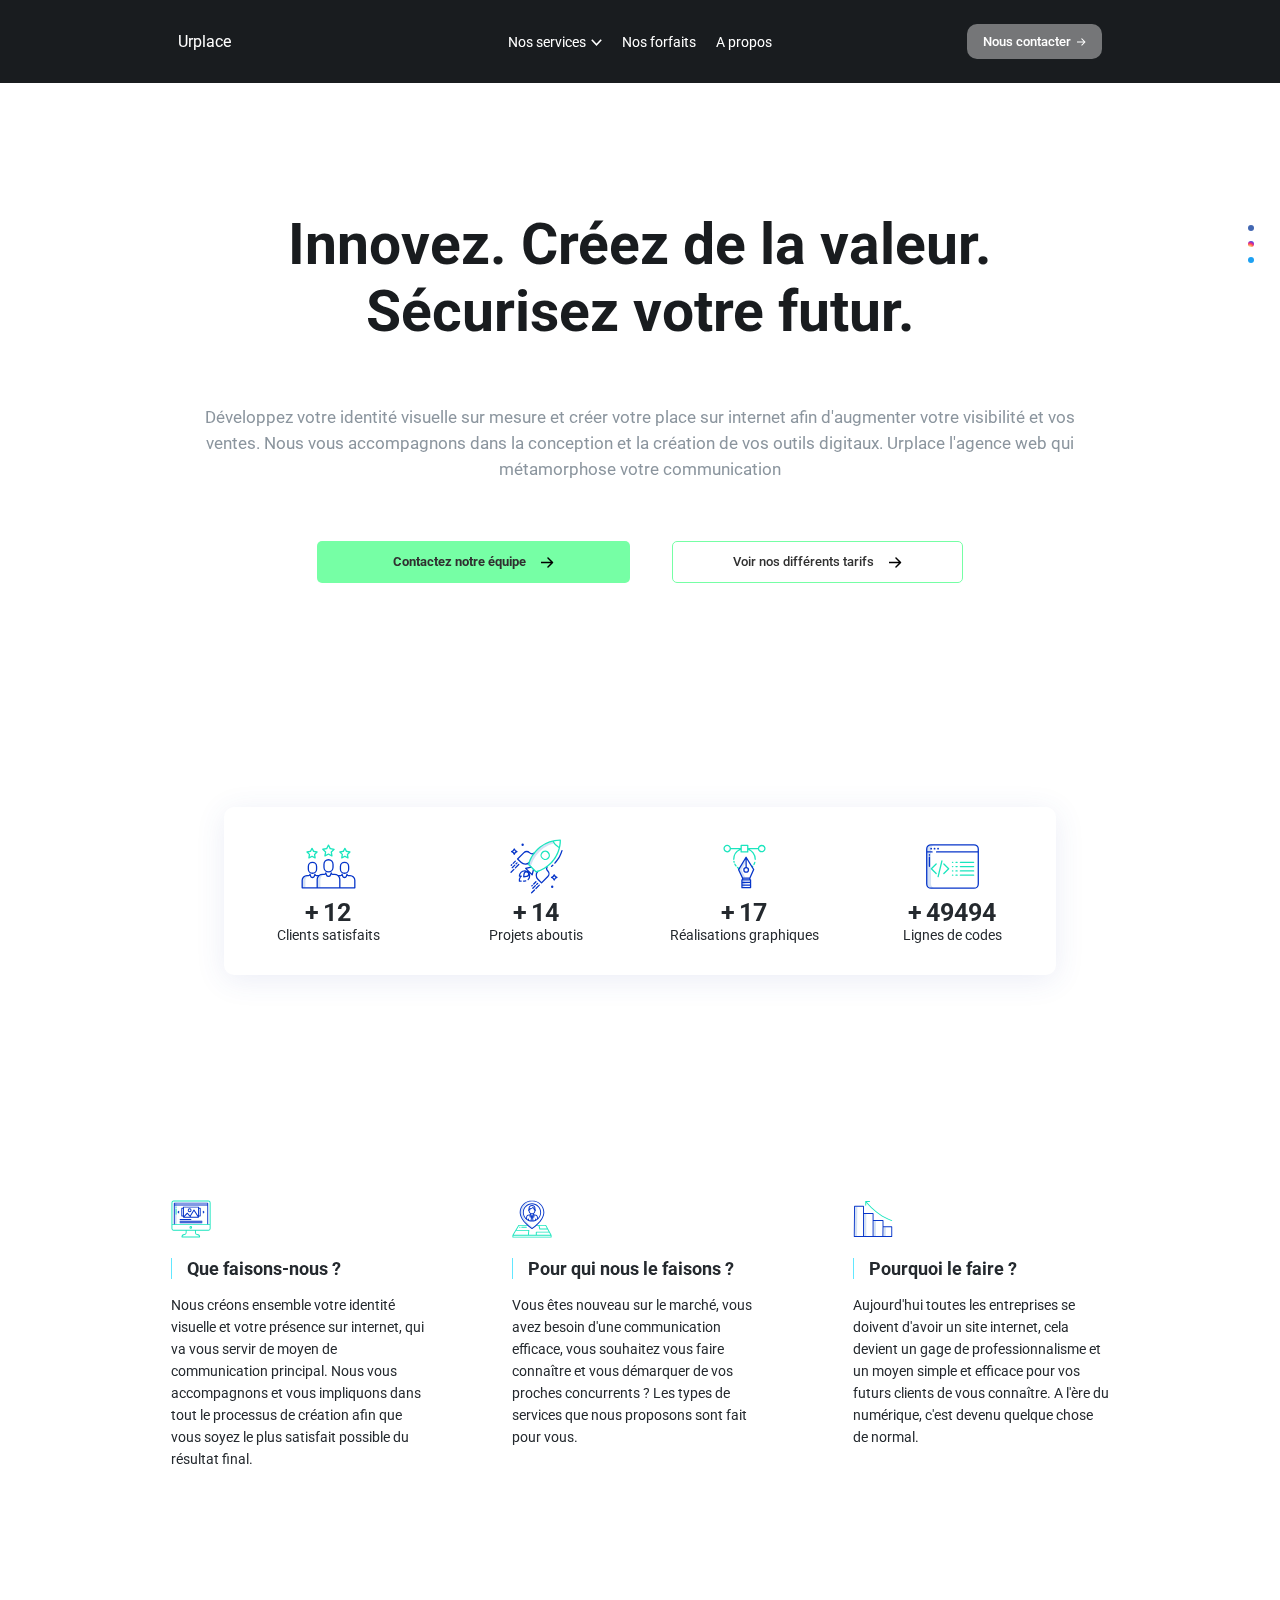
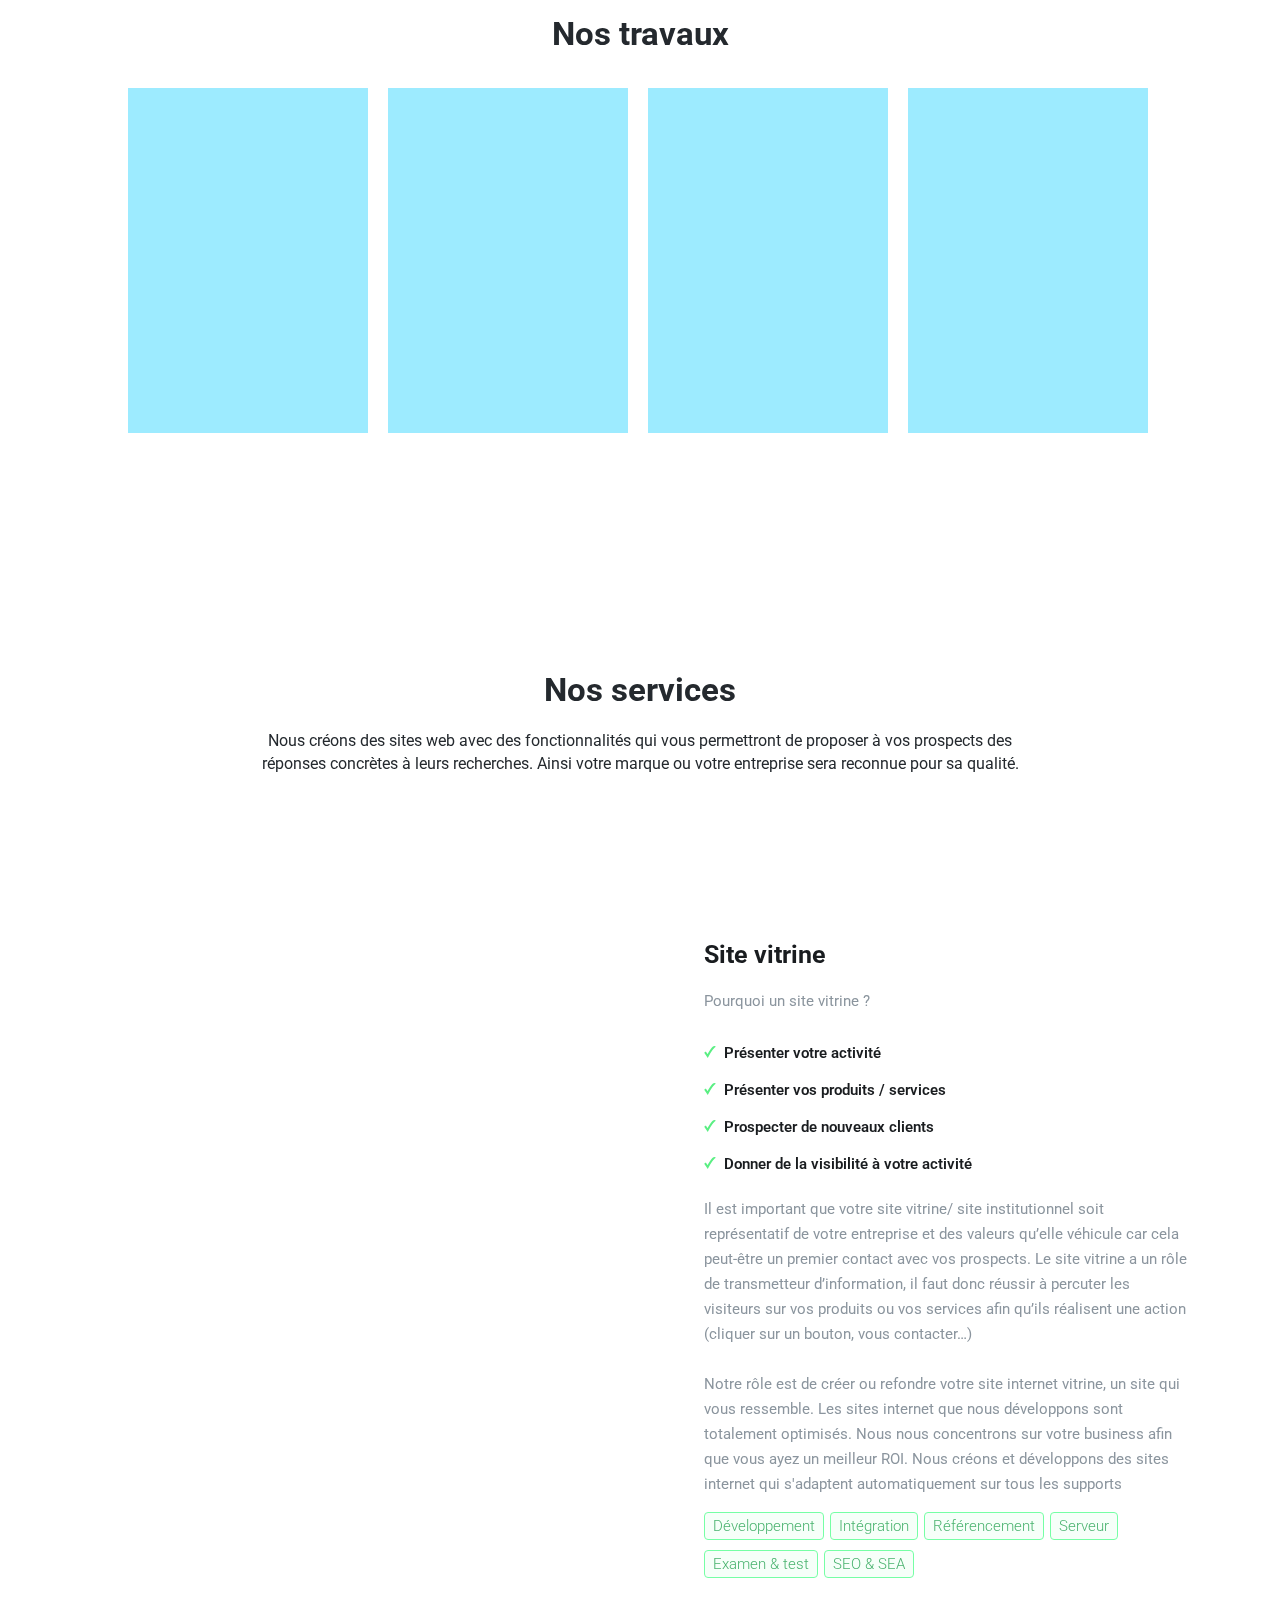
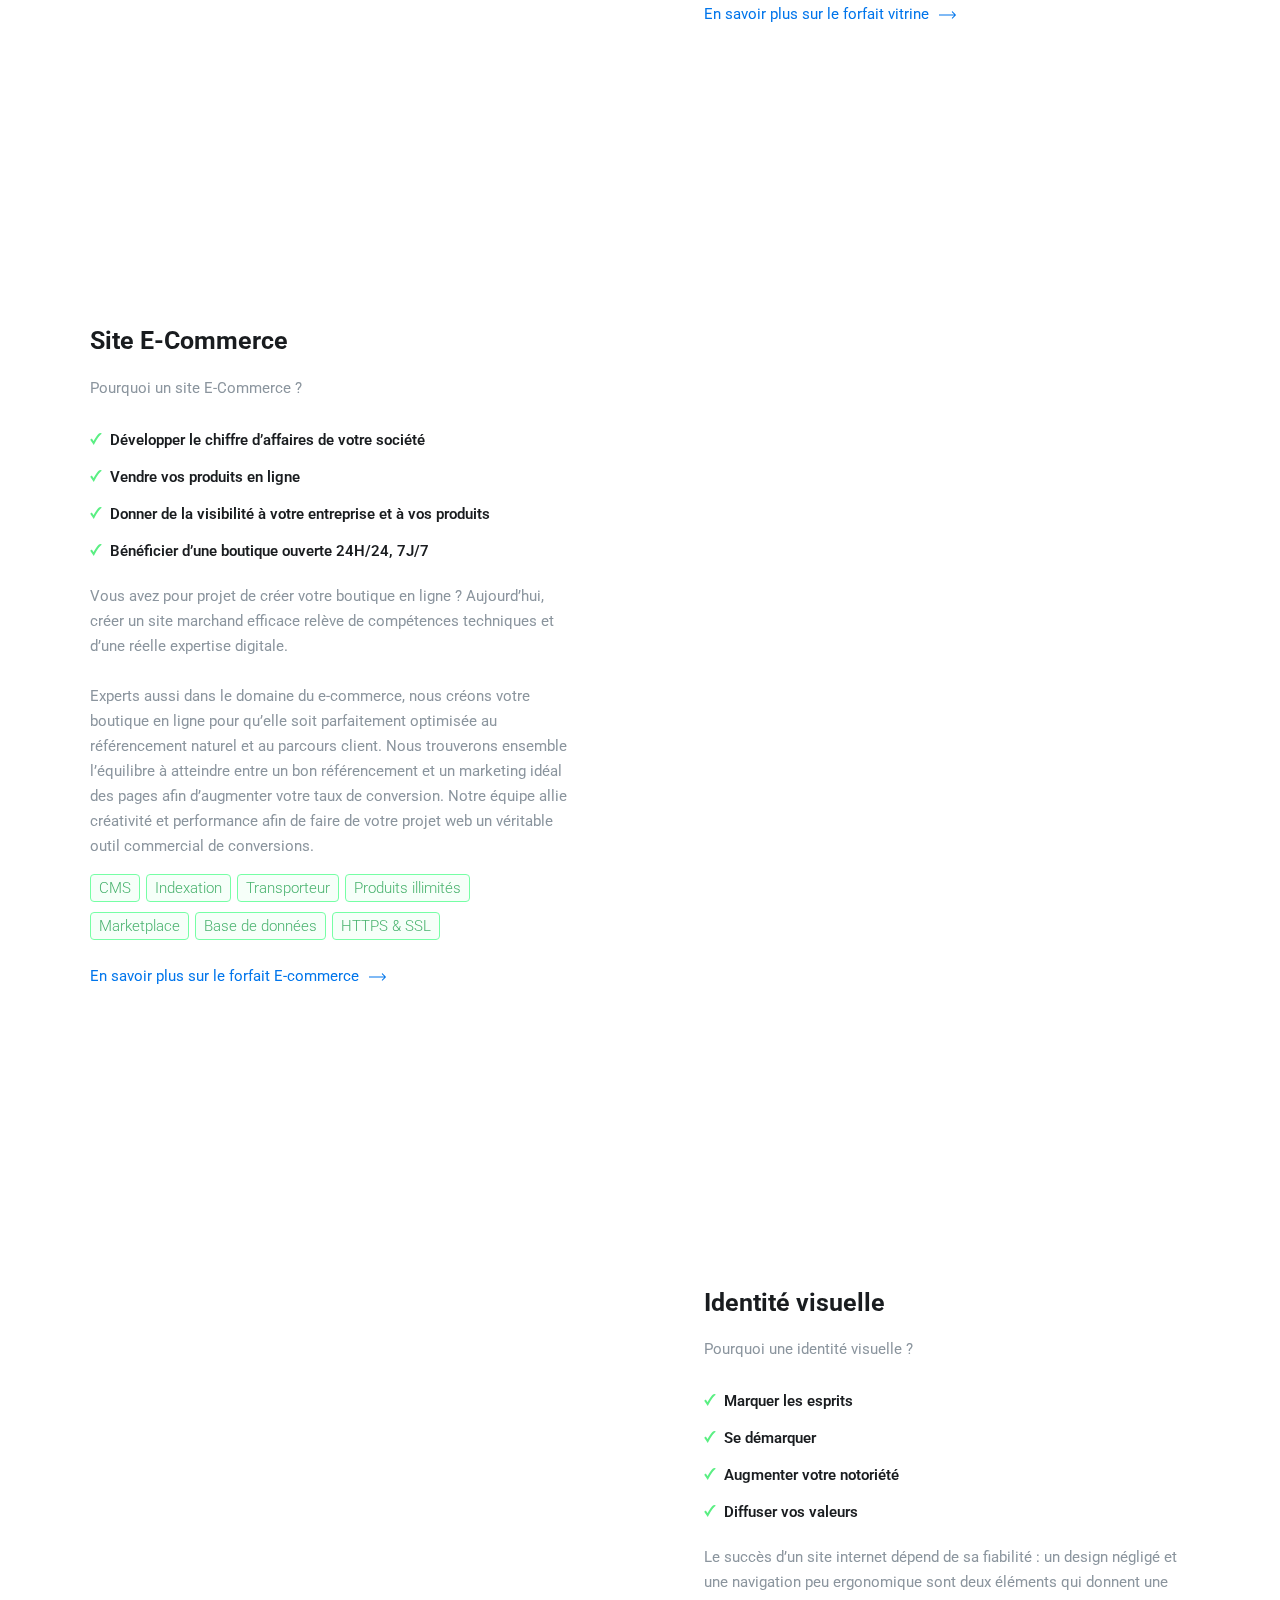
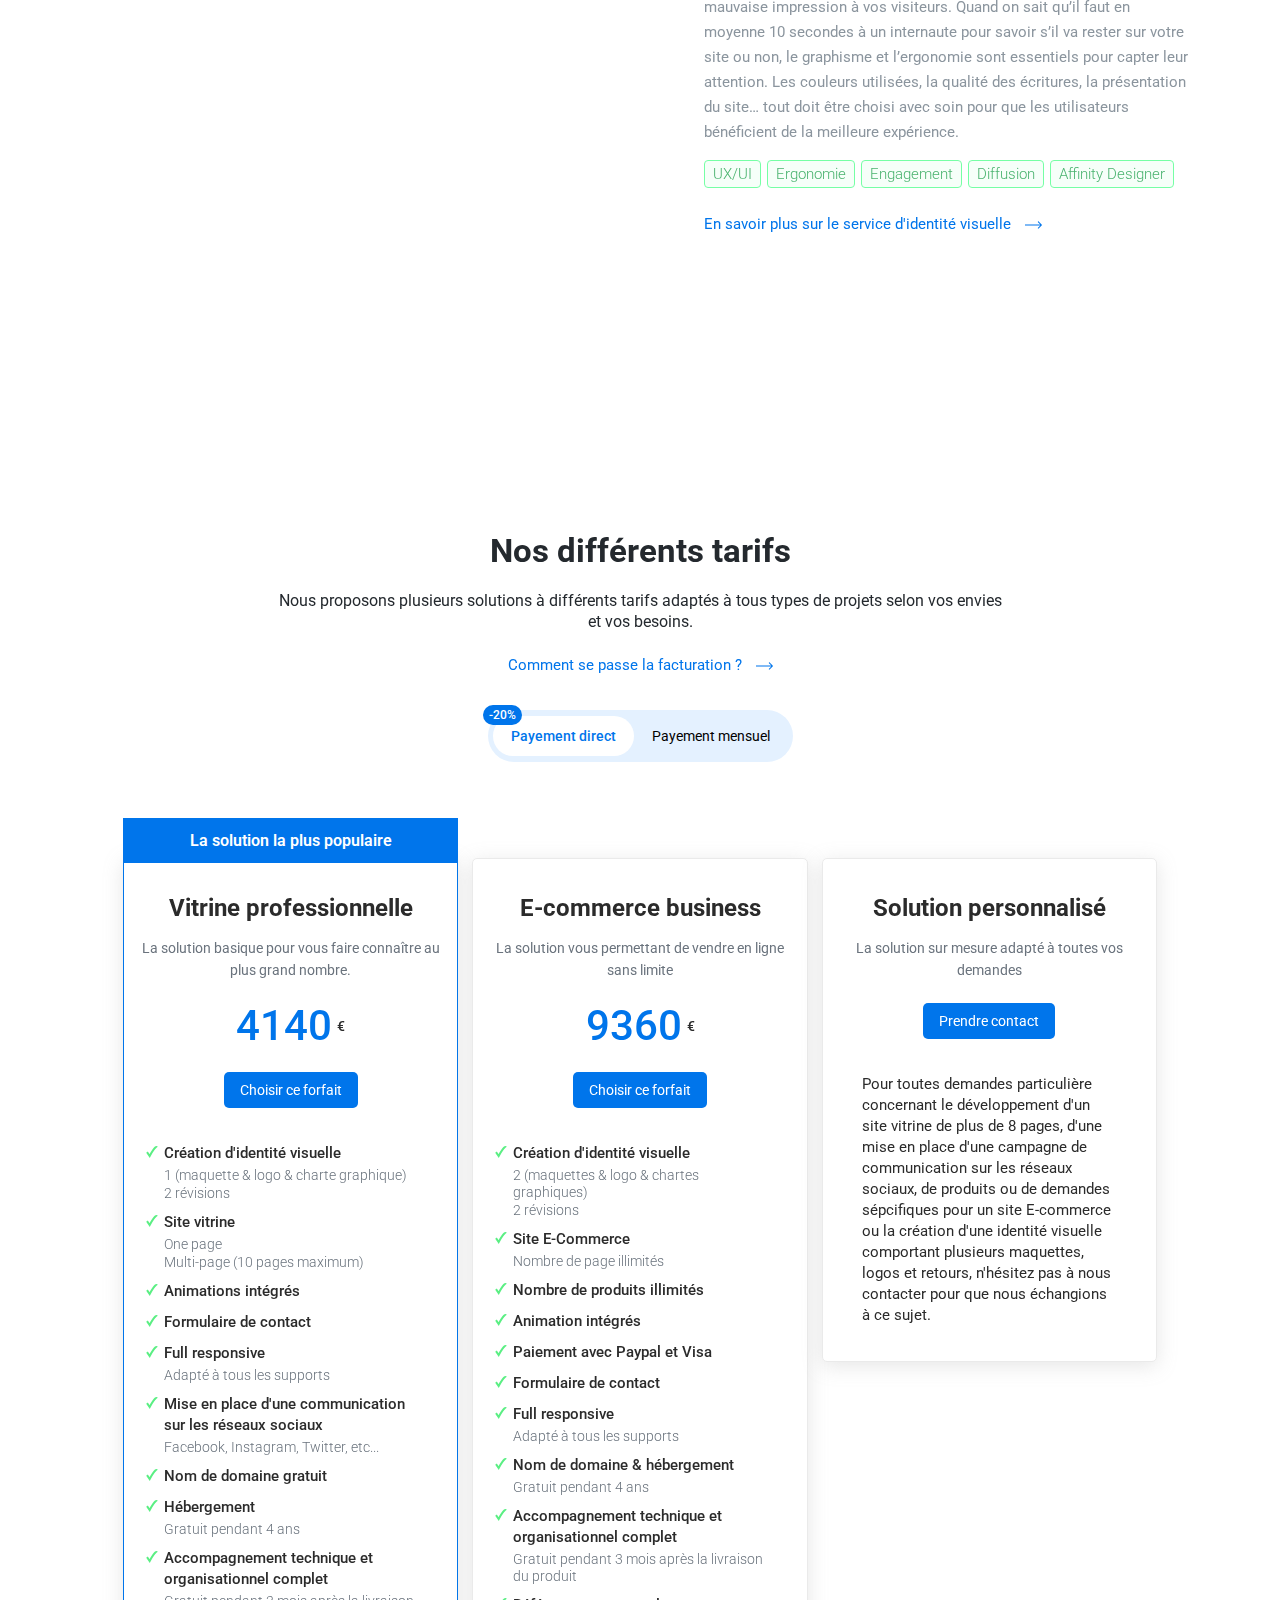
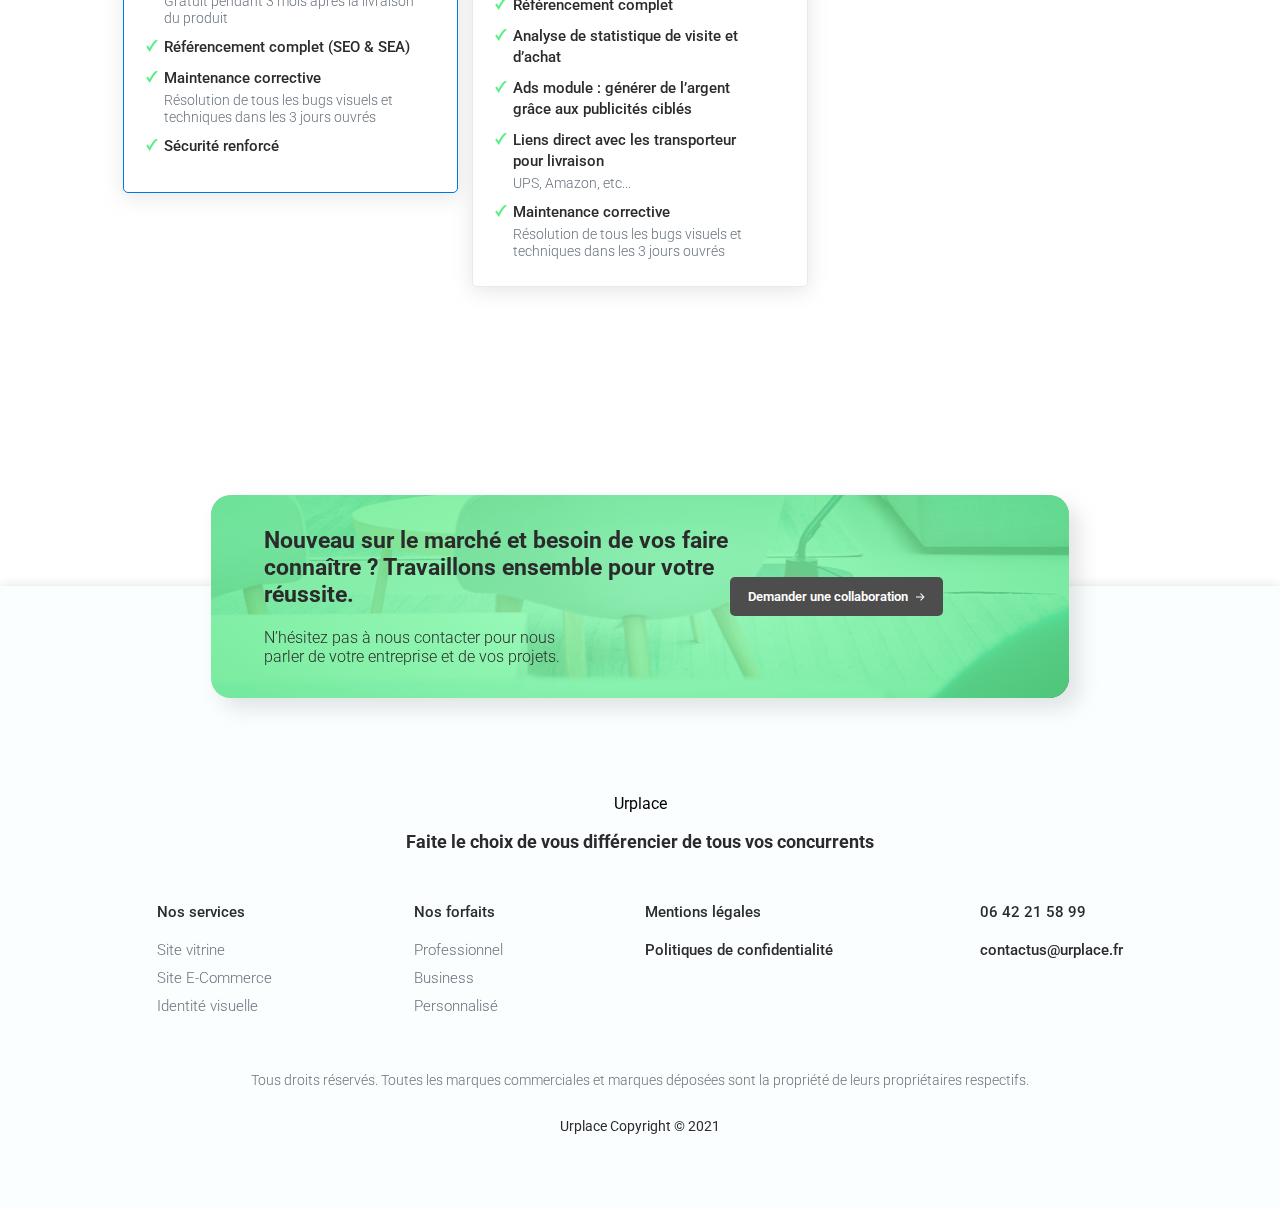
<file: index.html>
<!DOCTYPE html>
<html lang="en">
<head>
    <meta charset="UTF-8">
    <meta name="viewport" content="width=device-width, initial-scale=1.0">
    <title>Urplace</title>
    <link rel="stylesheet" href="style/style.css">
    <link rel="preconnect" href="https://fonts.gstatic.com">
    <link href="https://fonts.googleapis.com/css2?family=Roboto:wght@300;400;500;700;900&display=swap" rel="stylesheet">
    <link rel="stylesheet" href="https://cdnjs.cloudflare.com/ajax/libs/font-awesome/5.15.2/css/all.min.css" integrity="sha512-HK5fgLBL+xu6dm/Ii3z4xhlSUyZgTT9tuc/hSrtw6uzJOvgRr2a9jyxxT1ely+B+xFAmJKVSTbpM/CuL7qxO8w==" crossorigin="anonymous" />
    <script src="index.js" defer></script>
    <link rel="icon" type="image/png" href="" />
    <meta name="description" content="Ma description personnalisée">
</head>
<body>
    <div class="menu_mobile" id="menu_mobile">
        <div class="services_menu_mobile">
            <div class="bloc_all_services">
                <div class="each_services_mobile_menu go_to_vitrine">
                    <a href="#">
                        <div class="icon_and_title">
                            <img class="vector_mobile" src="/images/code.svg" alt="">
                            <p>Site vitrine</p>
                        </div>
                        <p class="sub_explain">Créer votre site vitrine sur-mesure pour marquer votre place sur internet.</p>
                    </a>
                </div>
                <div class="each_services_mobile_menu go_to_ecommerce">
                    <a href="#">
                        <div class="icon_and_title">
                            <img class="vector_mobile" src="/images/shopping-online.svg" alt="">
                            <p>Site E-commerce</p>
                        </div>
                        <p class="sub_explain">Créer votre propre place de marché et faites augmenter vos ventes.</p>
                    </a>
                </div>
                <div class="each_services_mobile_menu go_to_identite">
                    <a href="#">
                        <div class="icon_and_title">
                            <img class="vector_mobile" src="/images/design-tools.svg" alt="">
                            <p>Identité visuelle</p>
                        </div>
                        <p class="sub_explain">Créer votre idendité visuelle sur-mesure pour que vos clients reconnaissent votre style.</p>
                    </a>
                </div>
            </div>
            <div class="block_others">
                <a href="">Nos services</a>
                <a href="#" class="go_to_forfaits">Nos forfaits</a>
                <a href="#" class="go_to_a_propros">A propos</a>
            </div>
            <div class="bloc_contactUs">
                <button id="contactUsMobile">Prendre contact</button>
            </div>
            <div class="bloc_socialMedia">
                <a href=""><i class="fab fa-facebook-square"></i></a>
                <a href=""><i class="fab fa-instagram"></i></a>
                <a href=""><i class="fab fa-twitter-square"></i></a>
            </div>
            <img class="close_menu_mobile" src="/images/close_menu.svg" alt="">
        </div>
    </div>
    <div class="dark_mode_menu_active" id="dark_mode_menu_active"></div>
    <div class="scrollToTop" id="scrollToTop" onclick="topFunction()"><i class="fas fa-chevron-up"></i></div>
    <div class="social_media_link">
        <div class="each_social fb"><i class="fab fa-facebook"></i></div>
        <div class="each_social insta"><i class="fab fa-instagram"></i></div>
        <div class="each_social twitter"><i class="fab fa-twitter"></i></div>
    </div>

    
    <div class="block_popup_contact_mobile">
        <div class="popup_contact_mobile" id="popup_contact_mobile">
            <img class="close_popup_mobile" src="/images/close_menu.svg" alt="">
            <div class="title">
                Discutons de votre projet
            </div>
            <div class="explain">
                Nous vous répondrons dans un délai d'un à deux jours par e-mail. N'oubliez pas non plus de vérifier vos spams au cas où!        
            </div>
            <div class="formulaire_contact">
                <form action="POST" id="form">
                    <div class="form_control">
                        <input type="text" placeholder="Votre nom *" name="nomContact" id="nameContactForm">
                        <i class="fas fa-check-circle"></i>
                        <i class="fas fa-exclamation-circle"></i>
                        <small></small>
                    </div>
                    <div class="form_control">
                        <input type="email" placeholder="Votre email *" name="emailContact" id="emailContactForm">
                        <i class="fas fa-check-circle"></i>
                        <i class="fas fa-exclamation-circle"></i>
                        <small></small>
                    </div>
                    <div class="form_control">
                        <legend>Votre forfait</legend>
                        <select name="forfaits" id="selectContactForm">
                            <option value="proC" name="proContactOption">PROFESSIONNEL</option>
                            <option value="businessC" name="businessContactOption">BUSINESS</option>
                            <option value="personnaliseC" name="personnaliseContactOption">PERSONNALISE</option>
                        </select>
                        <i class="fas fa-check-circle icon_select"></i>
                        <i class="fas fa-exclamation-circle icon_select"></i>
                        <small></small>
                    </div>
                    <div class="form_control">
                        <textarea name="message" placeholder="Votre message *" id="messageContactForm"></textarea>
                        <i class="fas fa-check-circle"></i>
                        <i class="fas fa-exclamation-circle"></i>
                        <small>Error message</small>
                    </div>
                    <div class="btn_contact_mobile">
                        <a href="success.html">test success</a>
                        <button>Envoyer</button>
                    </div>
                </form>
            </div>
        </div>
    </div>
    

    <div class="section_top_presentation">
        <div class="header">
            <div class="inside_header">
                <div class="name_company">Urplace</div>
                <div class="link_header">
                    <div class="each_link_header services_click_dropdown">
                        <span>Nos services</span><img class="arrow_btn arrow_top_header" src="/images/chevron_bottom.svg" alt="">
                        <div class="hover_menu_tablet">
                            <div class="chev_hover"></div>
                            <div class="each_services_menu_tablet">
                                <a href="" class="go_to_vitrine">
                                    <div class="top_each_hover">
                                        <div class="img_services"><img src="/images/code.svg" alt=""></div>
                                    </div>
                                    <div class="title_each_hover">Site vitrine</div>
                                    <div class="bottom_each_hover">Créer votre site vitrine sur-mesure pour marquer votre place sur internet.</div>
                                </a>
                            </div>
                            <div class="each_services_menu_tablet">
                                <a href="#" class="go_to_ecommerce">
                                    <div class="top_each_hover">
                                        <div class="img_services"><img src="/images/shopping-online.svg" alt=""></div>
                                    </div>
                                    <div class="title_each_hover">Site E-Commerce</div>
                                    <div class="bottom_each_hover">Créer votre propre place de marché et faites augmenter vos ventes.</div>
                                </a>
                            </div>
                            <div class="each_services_menu_tablet">
                                <a href="#" class="go_to_identite">
                                    <div class="top_each_hover">
                                        <div class="img_services"><img src="/images/design-tools.svg" alt=""></div>
                                    </div>
                                    <div class="title_each_hover">Identité visuelle</div>
                                    <div class="bottom_each_hover">Créer votre idendité visuelle sur-mesure pour que vos clients reconnaissent votre style.</div>
                                </a>
                            </div>
                        </div>
                    </div>
                    <div class="each_link_header go_to_forfaits"><a href="#">Nos forfaits</a></div>
                    <div class="each_link_header go_to_a_propros"><a href="#">A propos</a></div>
                </div>
                <div class="contact_header">
                    <button>Nous contacter <img class="arrow_btn header_btn" src="/images/arrow_white.svg" alt=""></button>
                </div>
                <div class="icon_menu"><img src="/images/hamburger_icon.svg" alt=""></div>
            </div>
        </div>
        <div class="explain">
            <div class="title reveal-1">
                <h1>Innovez. Créez de la valeur. Sécurisez votre futur.</h1>
            </div>
            <div class="subtitle reveal-2">
                <h2>Développez votre identité visuelle sur mesure et créer votre place sur internet afin d'augmenter votre visibilité et vos ventes. Nous vous accompagnons dans la conception et la création de vos outils digitaux. <span>Urplace</span> l'agence web qui métamorphose votre communication</h2>
            </div>
            <div class="block_btn reveal-3">
                <div class="contact_btn">
                    Contactez notre équipe
                    <img class="arrow_btn" src="/images/arrow_black.svg" alt="">
                </div>
                <div class="tarif_btn">
                    Voir nos différents tarifs
                    <img class="arrow_btn" src="/images/arrow_black.svg" alt="">
                </div>
            </div>
        </div>
    </div>

    <div class="section_chiffres">
        <div class="each_chiffres">
            <div class="symbole_chiffre"><img src="/images/customer.svg" alt=""></div>
            <div class="top_chiffres"><span>+</span> <span class="number_scroll" id="number-1" data-target="15"></span></div>
            <div class="bottom_chiffres">Clients satisfaits</div>
        </div>
        <div class="each_chiffres">
            <div class="symbole_chiffre"><img src="/images/launch.svg" alt=""></div>
            <div class="top_chiffres"><span>+</span> <span class="number_scroll" id="number-2" data-target="22"></span></div>
            <div class="bottom_chiffres">Projets aboutis</div>
        </div>
        <div class="each_chiffres">
            <div class="symbole_chiffre"><img src="/images/vector.svg" alt=""></div>
            <div class="top_chiffres"><span>+</span> <span class="number_scroll" id="number-3" data-target="40"></span></div>
            <div class="bottom_chiffres">Réalisations graphiques</div>
        </div>
        <div class="each_chiffres">
            <div class="symbole_chiffre"><img src="/images/coding.svg" alt=""></div>
            <div class="top_chiffres"><span>+</span> <span class="number_scroll" id="number-4" data-target="50000"></span></div>
            <div class="bottom_chiffres">Lignes de codes</div>
        </div>
    </div>

    <!--<div class="section_about_us">
        <div class="top_blue"></div>
        <div class="bottom_blue"></div>
        <div class="block_all_about_us">
            <div class="top_about_us">
                <h3>Nous avons aidé de nombreux clients à améliorer leur business</h3>
            </div>
            <div class="bottom_about_us">
                <div class="review_client">
                    <div class="top_review">
                        <div class="photo_client"><img src="/images/client_1.jpg" alt=""></div>
                        <div class="name_client">Gaëtan Dubrulle</div>
                    </div>
                    <div class="bottom_review">
                        <p>"Lorem, ipsum dolor sit amet consectetur adipisicing elit. Quia nihil quae asperiores officiis, ut voluptatum, corrupti totam esse corporis voluptatem nam unde est distinctio voluptate quis. Aspernatur a eveniet rem."</p>
                    </div>
                </div>
                <div class="review_client">
                    <div class="top_review">
                        <div class="photo_client"><img src="/images/client_2.jpg" alt=""></div>
                        <div class="name_client">Jessica Vienne</div>
                    </div>
                    <div class="bottom_review">
                        <p>"Lorem, ipsum dolor sit amet consectetur adipisicing elit. Quia nihil quae asperiores officiis, ut voluptatum, corrupti totam esse corporis voluptatem nam unde est distinctio voluptate quis. Aspernatur a eveniet rem."</p>
                    </div>
                </div>   
            </div>
        </div>
    </div>-->

    <div class="section_what_we_do">
        <div class="block_each_wwd dev">
            <div class="little_icon_wwd"><img src="/images/computer.svg" alt=""></div>
            <div class="title">
                <h3>Que faisons-nous ? </h3>
            </div>
            <div class="description">
                <p>Nous créons ensemble votre identité visuelle et votre présence sur internet, qui va vous servir de moyen de communication principal. Nous vous accompagnons et vous impliquons dans tout le processus de création afin que vous soyez le plus satisfait possible du résultat final.</p>
            </div>
        </div>
        <div class="block_each_wwd street">
            <div class="little_icon_wwd"><img src="/images/placeholder.svg" alt=""></div>
            <div class="title">
                <h3>Pour qui nous le faisons ? </h3>
            </div>
            <div class="description">
                <p>Vous êtes nouveau sur le marché, vous avez besoin d'une communication efficace, vous souhaitez vous faire connaître et vous démarquer de vos proches concurrents ? Les types de services que nous proposons sont fait pour vous.</p>
            </div>
        </div>
        <div class="block_each_wwd success">
            <div class="little_icon_wwd"><img src="/images/profit.svg" alt=""></div>
            <div class="title">
                <h3>Pourquoi le faire ? </h3>
            </div>
            <div class="description">
                <p>Aujourd'hui toutes les entreprises se doivent d'avoir un site internet, cela devient un gage de professionnalisme et un moyen simple et efficace pour vos futurs clients de vous connaître. A l'ère du numérique, c'est devenu quelque chose de normal.</p>
            </div>
        </div>
    </div>
    
    <div class="section_our_work">
        <div class="big_title_services">
            <h3>Nos travaux</h3>
        </div>
        <div class="carrousel_our_work">
            <div class="each_our_work"></div>
            <div class="each_our_work"></div>
            <div class="each_our_work"></div>
            <div class="each_our_work"></div>
            <div class="each_our_work"></div>
        </div>
    </div>

    <div class="section_services">
        <div class="big_title_services">
            <h3>Nos services</h3>
            <div class="subtitle">Nous créons des sites web avec des fonctionnalités qui vous permettront de proposer à vos prospects des réponses concrètes à leurs recherches. Ainsi votre marque ou votre entreprise sera reconnue pour sa qualité.</div>
        </div>
        <div class="block_big_inside_services">
            <div class="each_services big_block_vitrine">
                <div class="block_img_service reveal-1"><img src="/images/testimage2.PNG" alt=""></div>
                <div class="block_for_all_informations">
                    <div class="title">
                        <h2>Site vitrine</h2>
                    </div>
                    <div class="description">
                        <p>Pourquoi un site vitrine ?
                            <ul>
                                <li><span><img src="/images/checked.svg" alt=""></span>Présenter votre activité</li>
                                <li><span><img src="/images/checked.svg" alt=""></span>Présenter vos produits / services</li>
                                <li><span><img src="/images/checked.svg" alt=""></span>Prospecter de nouveaux clients</li>
                                <li><span><img src="/images/checked.svg" alt=""></span>Donner de la visibilité à votre activité</li>
                            </ul>
                        </p>
                        <p>Il est important que votre site vitrine/ site institutionnel soit représentatif de votre entreprise et des valeurs qu’elle véhicule car cela peut-être un premier contact avec vos prospects. Le site vitrine a un rôle de transmetteur d’information, il faut donc réussir à percuter les visiteurs sur vos produits ou vos services afin qu’ils réalisent une action (cliquer sur un bouton, vous contacter…)</p>
                        <br>
                        <p>Notre rôle est de créer ou refondre votre site internet vitrine, un site qui vous ressemble. Les sites internet que nous développons sont totalement optimisés. Nous nous concentrons sur votre business afin que vous ayez un meilleur ROI. Nous créons et développons des sites internet qui s'adaptent automatiquement sur tous les supports</p>
                    </div>
                    <div class="list_of_tags">
                        <div class="each_tags">Développement</div>
                        <div class="each_tags">Intégration</div>
                        <div class="each_tags">Référencement</div>
                        <div class="each_tags">Serveur</div>
                        <div class="each_tags">Examen & test</div>
                        <div class="each_tags">SEO & SEA</div>
                    </div>
                    <div class="see_tarifs_service"><a href="#">En savoir plus sur le forfait vitrine<span><img src="/images/arrow_see_tarifs.svg" alt=""></span></a></div>
                </div>
            </div>
            <div class="each_services revert_service_flex big_block_ecommerce">
                <div class="block_img_service reveal-1"><img src="/images/testimage.PNG" alt=""></div>
                <div class="block_for_all_informations">
                    <div class="title">
                        <h2>Site E-Commerce</h2>
                    </div>
                    <div class="description">
                        <p class="init_p">Pourquoi un site E-Commerce ?
                            <ul>
                                <li><span><img src="/images/checked.svg" alt="" class="only_mobile_icon"></span>Développer le chiffre d’affaires de votre société</li>
                                <li><span><img src="/images/checked.svg" alt="" class="only_mobile_icon"></span>Vendre vos produits en ligne</li>
                                <li><span><img src="/images/checked.svg" alt="" class="only_mobile_icon"></span>Donner de la visibilité à votre entreprise et à vos produits</li>
                                <li><span><img src="/images/checked.svg" alt="" class="only_mobile_icon"></span>Bénéficier d’une boutique ouverte 24H/24, 7J/7</li>
                            </ul>
                        </p>
                        <p>Vous avez pour projet de créer votre boutique en ligne ? Aujourd’hui, créer un site marchand efficace relève de compétences techniques et d’une réelle expertise digitale.</p>
                        <br>
                        <p>Experts aussi dans le domaine du e-commerce, nous créons votre boutique en ligne pour qu’elle soit parfaitement optimisée au référencement naturel et au parcours client. Nous trouverons ensemble l’équilibre à atteindre entre un bon référencement et un marketing idéal des pages afin d’augmenter votre taux de conversion. Notre équipe allie créativité et performance afin de faire de votre projet web un véritable outil commercial de conversions.</p>
                    </div>
                    <div class="list_of_tags">
                        <div class="each_tags">CMS</div>
                        <div class="each_tags">Indexation</div>
                        <div class="each_tags">Transporteur</div>
                        <div class="each_tags">Produits illimités</div>
                        <div class="each_tags">Marketplace</div>
                        <div class="each_tags">Base de données</div>
                        <div class="each_tags">HTTPS & SSL</div>
                    </div>
                    <div class="see_tarifs_service"><a href="#">En savoir plus sur le forfait E-commerce<span><img src="/images/arrow_see_tarifs.svg" alt=""></span></a></div>
                </div>
            </div>
            <div class="each_services big_block_identite">
                <div class="block_img_service reveal-1"><img src="/images/testimage3.PNG" alt=""></div>
                <div class="block_for_all_informations">
                    <div class="title">
                        <h2>Identité visuelle</h2>
                    </div>
                    <div class="description">
                        <p>Pourquoi une identité visuelle ?
                            <ul>
                                <li><span><img src="/images/checked.svg" alt=""></span>Marquer les esprits</li>
                                <li><span><img src="/images/checked.svg" alt=""></span>Se démarquer</li>
                                <li><span><img src="/images/checked.svg" alt=""></span>Augmenter votre notoriété</li>
                                <li><span><img src="/images/checked.svg" alt=""></span>Diffuser vos valeurs</li>
                            </ul>
                        </p>
                        <p>Le succès d’un site internet dépend de sa fiabilité : un design négligé et une navigation peu ergonomique sont deux éléments qui donnent une mauvaise impression à vos visiteurs. Quand on sait qu’il faut en moyenne 10 secondes à un internaute pour savoir s’il va rester sur votre site ou non, le graphisme et l’ergonomie sont essentiels pour capter leur attention. Les couleurs utilisées, la qualité des écritures, la présentation du site… tout doit être choisi avec soin pour que les utilisateurs bénéficient de la meilleure expérience.</p>
                    </div>
                    <div class="list_of_tags">
                        <div class="each_tags">UX/UI</div>
                        <div class="each_tags">Ergonomie</div>
                        <div class="each_tags">Engagement</div>
                        <div class="each_tags">Diffusion</div>
                        <div class="each_tags">Affinity Designer</div>
                    </div>
                    <div class="see_tarifs_service"><a href="#">En savoir plus sur le service d'identité visuelle <span><img src="/images/arrow_see_tarifs.svg" alt=""></span></a></div>
                </div>
            </div>
        </div>
    </div>

    <div class="section_forfaits">
        <div class="title">
            <h3>Nos différents tarifs</h3>
        </div>
        <div class="subtitle">
            Nous proposons plusieurs solutions à différents tarifs adaptés à tous types de projets selon vos envies et vos besoins.
        </div>
        <div class="connaitre_facturation">
            Comment se passe la facturation ? <span><img src="/images/arrow_see_tarifs.svg" alt=""></span>
        </div>
        <div class="modal_connaitre_facturation">
            <img class="close_connaitre" src="/images/close_menu.svg" alt="">
            <div class="each_connaitre">
                <div class="title">Payement direct ? Comment ca marche ? </div>
                <div class="explain"><ul>
                    <li>50% lors de la signature du contrat</li>
                    <li>25% 1 semaine avant la mise en production</li>
                    <li>25% avant la mise en production</li>
                </ul></div>
            </div>
            <div class="each_connaitre">
                <div class="title">Payement mensuel ? Comment ca marche ? </div>
                <div class="explain"><ul>
                    <li>Lorem ipsum dolor sit amet consectetur adipisicing elit. Fugiat iste sint similique aliquid voluptatibus cum blanditiis unde sed explicabo iure harum adipisci error maxime, dolorum sunt facere sit eum impedit!</li>
                </ul></div>
            </div>
        </div>
        <div class="choice_facturation">
            <div class="block_choice">
                <div class="save_up">-20%</div>
                <div class="each_choice choosen_forfait" data-choice="direct">
                    Payement direct
                </div>
                <div class="each_choice" data-choice="mensualite">
                    Payement mensuel
                </div>
            </div>
        </div>
        <div class="block_for_forfaits">
            <div class="each_forfaits" data-forfait="professionel">
                <div class="most_popular">La solution la plus populaire</div>
                <div class="title_f">Vitrine professionnelle</div>
                <div class="subtitle_f">La solution basique pour vous faire connaître au plus grand nombre.</div>
                <div class="price_f">4140<span class="euro">€</span></div>
                <div class="price_f_month">414<span class="euro">€ / mois / 12 mois</span></div>
                <div class="infos_price">Réglable en plusieurs mensualitées</div>
                <div class="btn_choose_f"><button>Choisir ce forfait</button></div> 
                <div class="block_list_services_f">
                    <div class="icone"><img src="/images/checked.svg" alt=""></div>
                    <h4>Création d'identité visuelle</h4>
                    <ul>
                        <li>1 (maquette & logo & charte graphique)</li>
                        <li>2 révisions</li>
                    </ul>
                </div>
                <div class="block_list_services_f">
                    <div class="icone"><img src="/images/checked.svg" alt=""></div>
                    <h4>Site vitrine</h4>
                    <ul>
                        <li>One page</li>
                        <li>Multi-page (10 pages maximum)</li>
                    </ul>
                </div>
                <div class="block_list_services_f">
                    <div class="icone"><img src="/images/checked.svg" alt=""></div>
                    <h4>Animations intégrés</h4>
                </div>
                <div class="block_list_services_f">
                    <div class="icone"><img src="/images/checked.svg" alt=""></div>
                    <h4>Formulaire de contact</h4>
                </div>
                <div class="block_list_services_f">
                    <div class="icone"><img src="/images/checked.svg" alt=""></div>
                    <h4>Full responsive</h4>
                    <ul>
                        <li>Adapté à tous les supports</li>
                    </ul>
                </div>
                <div class="block_list_services_f">
                    <div class="icone"><img src="/images/checked.svg" alt=""></div>
                    <h4>Mise en place d'une communication sur les réseaux sociaux</h4>
                    <ul>
                        <li>Facebook, Instagram, Twitter, etc...</li>
                    </ul>
                </div>
                <div class="block_list_services_f">
                    <div class="icone"><img src="/images/checked.svg" alt=""></div>
                    <h4>Nom de domaine gratuit</h4>
                </div>
                <div class="block_list_services_f">
                    <div class="icone"><img src="/images/checked.svg" alt=""></div>
                    <h4>Hébergement</h4>
                    <ul>
                        <li>Gratuit pendant 4 ans</li>
                    </ul>
                </div>
                <div class="block_list_services_f">
                    <div class="icone"><img src="/images/checked.svg" alt=""></div>
                    <h4>Accompagnement technique et organisationnel complet</h4>
                    <ul>
                        <li>Gratuit pendant 3 mois après la livraison du produit</li>
                    </ul>
                </div>
                <div class="block_list_services_f">
                    <div class="icone"><img src="/images/checked.svg" alt=""></div>
                    <h4>Référencement complet (SEO & SEA)</h4>
                </div>
                <div class="block_list_services_f">
                    <div class="icone"><img src="/images/checked.svg" alt=""></div>
                    <h4>Maintenance corrective</h4>
                    <ul>
                        <li>Résolution de tous les bugs visuels et techniques dans les 3 jours ouvrés</li>
                    </ul>
                </div>
                <div class="block_list_services_f">
                    <div class="icone"><img src="/images/checked.svg" alt=""></div>
                    <h4>Sécurité renforcé</h4>
                </div>
            </div>

            <div class="each_forfaits " data-forfait="business">
                <div class="title_f">E-commerce business</div>
                <div class="subtitle_f">La solution vous permettant de vendre en ligne sans limite</div>
                <div class="price_f">9360<span class="euro">€</span></div>
                <div class="price_f_month">936<span class="euro">€ / mois / 12 mois</span></div>
                <div class="infos_price">Réglable en plusieurs mensualitées</div>
                <div class="btn_choose_f"><button>Choisir ce forfait</button></div> 
                <div class="block_list_services_f">
                    <div class="icone"><img src="/images/checked.svg" alt=""></div>
                    <h4>Création d'identité visuelle</h4>
                    <ul>
                        <li>2 (maquettes & logo & chartes graphiques)</li>
                        <li>2 révisions</li>
                    </ul>
                </div>
                <div class="block_list_services_f">
                    <div class="icone"><img src="/images/checked.svg" alt=""></div>
                    <h4>Site E-Commerce</h4>
                    <ul>
                        <li>Nombre de page illimités</li>
                    </ul>
                </div>
                <div class="block_list_services_f">
                    <div class="icone"><img src="/images/checked.svg" alt=""></div>
                    <h4>Nombre de produits illimités</h4>
                </div>
                <div class="block_list_services_f">
                    <div class="icone"><img src="/images/checked.svg" alt=""></div>
                    <h4>Animation intégrés</h4>
                </div>
                <div class="block_list_services_f">
                    <div class="icone"><img src="/images/checked.svg" alt=""></div>
                    <h4>Paiement avec Paypal et Visa</h4>
                </div>
                <div class="block_list_services_f">
                    <div class="icone"><img src="/images/checked.svg" alt=""></div>
                    <h4>Formulaire de contact</h4>
                </div>
                <div class="block_list_services_f">
                    <div class="icone"><img src="/images/checked.svg" alt=""></div>
                    <h4>Full responsive</h4>
                    <ul>
                        <li>Adapté à tous les supports</li>
                    </ul>
                </div>
                <div class="block_list_services_f">
                    <div class="icone"><img src="/images/checked.svg" alt=""></div>
                    <h4>Nom de domaine & hébergement</h4>
                    <ul>
                        <li>Gratuit pendant 4 ans</li>
                    </ul>
                </div>
                <div class="block_list_services_f">
                    <div class="icone"><img src="/images/checked.svg" alt=""></div>
                    <h4>Accompagnement technique et organisationnel complet</h4>
                    <ul>
                        <li>Gratuit pendant 3 mois après la livraison du produit</li>
                    </ul>
                </div>
                <div class="block_list_services_f">
                    <div class="icone"><img src="/images/checked.svg" alt=""></div>
                    <h4>Référencement complet</h4>
                </div>
                <div class="block_list_services_f">
                    <div class="icone"><img src="/images/checked.svg" alt=""></div>
                    <h4>Analyse de statistique de visite et d’achat</h4>
                </div>
                <div class="block_list_services_f">
                    <div class="icone"><img src="/images/checked.svg" alt=""></div>
                    <h4>Ads module : générer de l’argent grâce aux publicités ciblés</h4>
                </div>
                <div class="block_list_services_f">
                    <div class="icone"><img src="/images/checked.svg" alt=""></div>
                    <h4>Liens direct avec les transporteur pour livraison</h4>
                    <ul>
                        <li>UPS, Amazon, etc...</li>
                    </ul>
                </div>
                <div class="block_list_services_f">
                    <div class="icone"><img src="/images/checked.svg" alt=""></div>
                    <h4>Maintenance corrective</h4>
                    <ul>
                        <li>Résolution de tous les bugs visuels et techniques dans les 3 jours ouvrés</li>
                    </ul>
                </div>
            </div>

            <div class="each_forfaits" data-forfait="personnalise">
                <div class="title_f">Solution personnalisé</div>
                <div class="subtitle_f">La solution sur mesure adapté à toutes vos demandes</div>
                <div class="btn_choose_f"><button>Prendre contact</button></div> 
                <div class="block_list_services_f list_perso_f">
                    <h4>Pour toutes demandes particulière concernant le développement d'un site vitrine de plus de 8 pages, d'une mise en place d'une campagne de communication sur les réseaux sociaux, de produits ou de demandes sépcifiques pour un site E-commerce ou la création d'une identité visuelle comportant plusieurs maquettes, logos et retours, n'hésitez pas à nous contacter pour que nous échangions à ce sujet. </h4>
                </div>
            </div>
        </div>
    </div>

    <div class="section_appel_contact">
        <div class="block_appel_contact">
            <div class="absolute_appel_contact"></div>
            <div class="block_text">
                <h3>Nouveau sur le marché et besoin de vos faire connaître ? Travaillons ensemble pour votre réussite.</h3>
                <h4>N’hésitez pas à nous contacter pour nous parler de votre entreprise et de vos projets.</h4>
            </div>
            <div class="block_btn">
                <button>Demander une collaboration <img class="arrow_btn header_btn" src="/images/arrow_white.svg" alt=""></button>
            </div>
        </div>
    </div>

    <div class="section_footer">
        <div class="title">
            Urplace
        </div>
        <div class="accroche">
            <h3>Faite le choix de vous différencier de tous vos concurrents</h3>
        </div>
        <div class="block_for_links">
            <div class="each_b_links">
                <div class="title_ebl">
                    Nos services
                </div>
                <div class="list_of_links">
                    <a href="#" class="go_to_vitrine">Site vitrine</a>
                    <a href="#" class="go_to_ecommerce">Site E-Commerce</a>
                    <a href="#" class="go_to_identite">Identité visuelle</a>
                </div>
            </div>
            <div class="each_b_links">
                <div class="title_ebl">
                    Nos forfaits
                </div>
                <div class="list_of_links">
                    <a href="#" class="go_to_forfaits">Professionnel</a>
                    <a href="#" class="go_to_forfaits">Business</a>
                    <a href="#" class="go_to_forfaits">Personnalisé</a>
                </div>
            </div>
            <div class="each_b_links">
                <div class="title_ebl others_tebl">
                    <a href="mentions.html">Mentions légales</a> 
                </div>
                <div class="title_ebl others_tebl">
                    <a href="politique.html">Politiques de confidentialité</a>
                </div>
            </div>
            <div class="each_b_links">
                <div class="title_ebl others_tebl">
                    <i class="fas fa-phone-alt"></i>06 42 21 58 99
                </div>
                <div class="title_ebl others_tebl">
                    <i class="fas fa-paper-plane"></i>contactus@urplace.fr
                </div>
            </div>
        </div>
        <div class="rights">
            <p>Tous droits réservés. Toutes les marques commerciales et marques déposées sont la propriété de leurs propriétaires respectifs.</p>
        </div>
        <div class="copyrights">Urplace Copyright © 2021</div>
        <div class="list_media_footer">
            <a href=""><i class="fab fa-facebook"></i></a> 
            <a href=""><i class="fab fa-instagram"></i></a> 
            <a href=""><i class="fab fa-twitter"></i></a> 
        </div>
        
    </div>
</body>
</html>
</file>
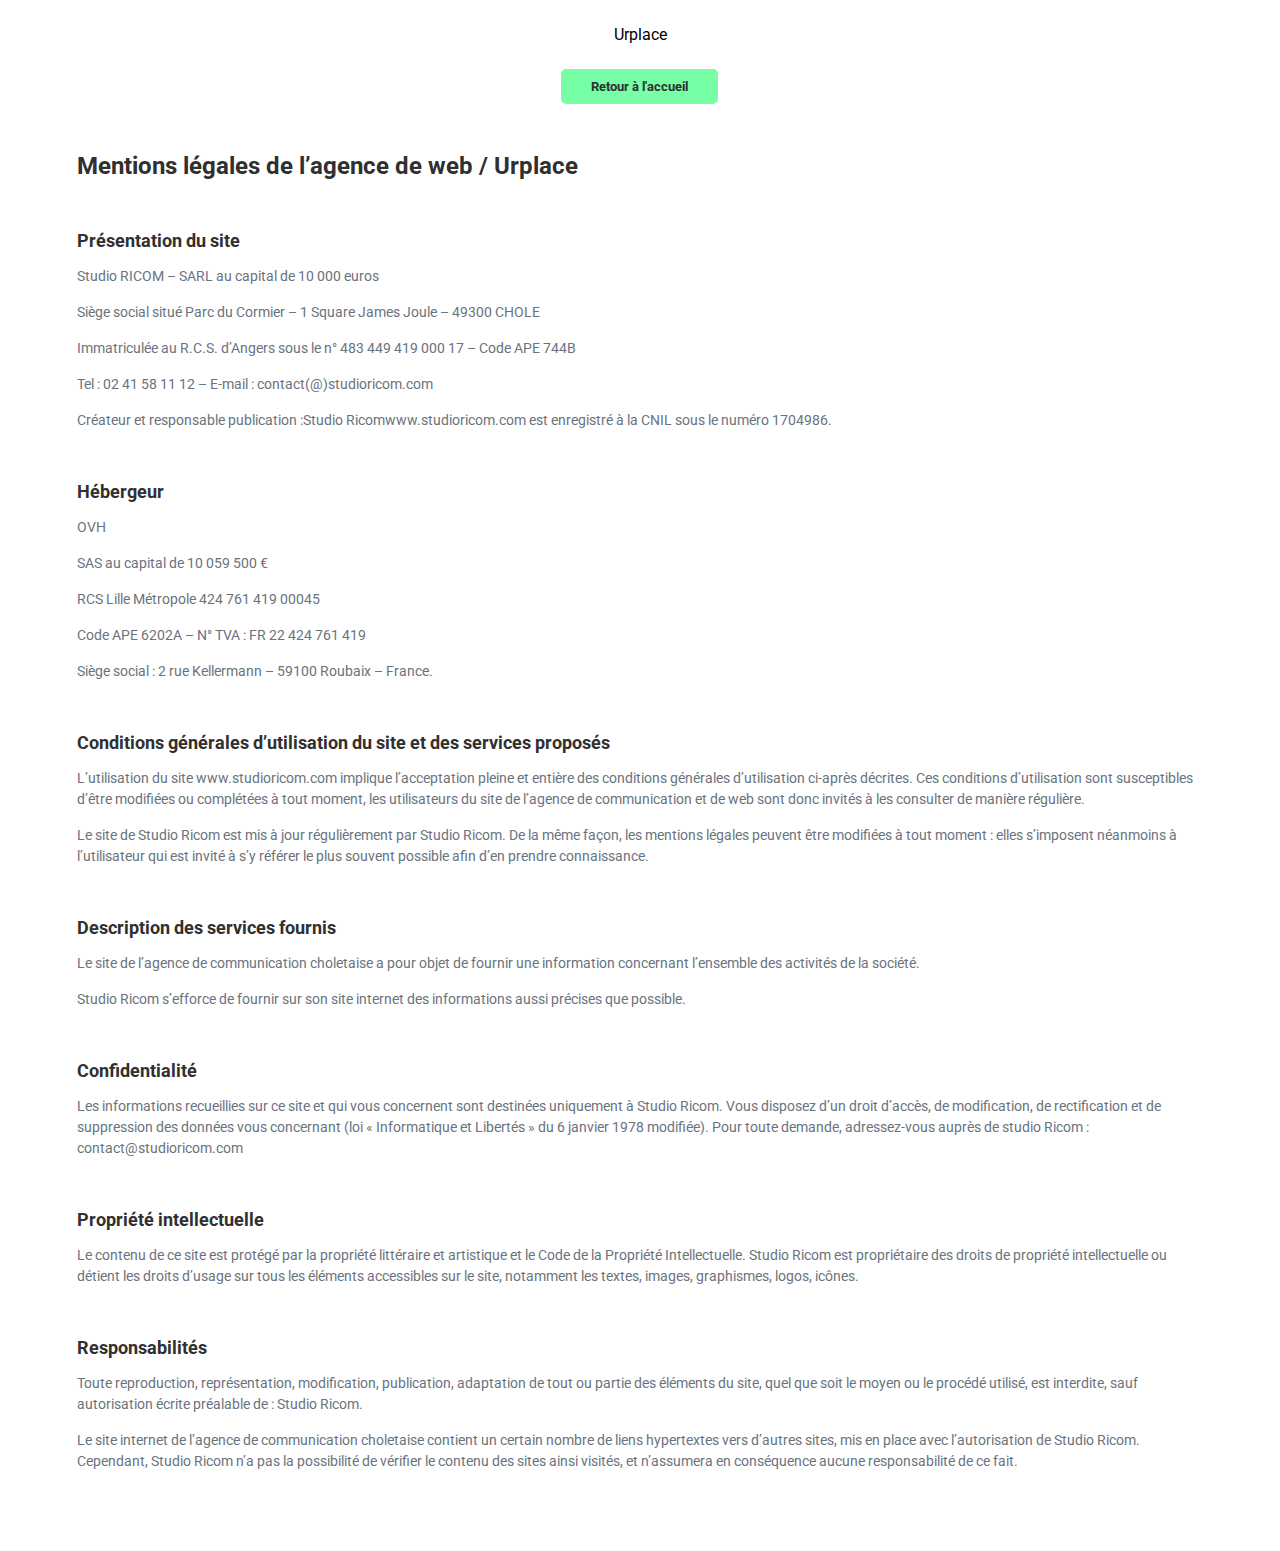
<file: mentions.html>
<!DOCTYPE html>
<html lang="en">
<head>
    <meta charset="UTF-8">
    <meta name="viewport" content="width=device-width, initial-scale=1.0">
    <title>Urplace</title>
    <link rel="stylesheet" href="style/style.css">
    <link rel="preconnect" href="https://fonts.gstatic.com">
    <link href="https://fonts.googleapis.com/css2?family=Roboto:wght@300;400;500;700;900&display=swap" rel="stylesheet">
</head>
<body>
    <div class="logo_annexe_page">
        Urplace
    </div>
    <div class="section_mention_politque">
        <div class="btn_back_home">
            <button>
                <a href="index.html">Retour à l'accueil</a>
            </button>
        </div>
        <div class="title">
            <h1>Mentions légales de l’agence de web / Urplace</h1>
        </div>
        <div class="text_corp">
            <div class="little_title"><h2>Présentation du site</h2></div>
            <div class="explain">
                <ul>
                    <li>Studio RICOM – SARL au capital de 10 000 euros</li>
                    <li>Siège social situé Parc du Cormier – 1 Square James Joule – 49300 CHOLE</li>
                    <li>Immatriculée au R.C.S. d’Angers sous le n° 483 449 419 000 17 – Code APE 744B</li>
                    <li>Tel : 02 41 58 11 12 – E-mail : contact(@)studioricom.com</li>
                    <li>Créateur et responsable publication :Studio Ricomwww.studioricom.com est enregistré à la CNIL sous le numéro 1704986.</li>
                </ul>
            </div>
            <div class="little_title"><h2>Hébergeur</h2></div>
            <div class="explain">
                <ul>
                    <li>OVH</li>
                    <li>SAS au capital de 10 059 500 €</li>
                    <li>RCS Lille Métropole 424 761 419 00045</li>
                    <li>Code APE 6202A – N° TVA : FR 22 424 761 419</li>
                    <li>Siège social : 2 rue Kellermann – 59100 Roubaix – France.</li>
                </ul>
            </div>
            <div class="little_title"><h2>Conditions générales d’utilisation du site et des services proposés</h2></div>
            <div class="explain">
                <ul>
                    <li>L’utilisation du site www.studioricom.com implique l’acceptation pleine et entière des conditions générales d’utilisation ci-après décrites. Ces conditions d’utilisation sont susceptibles d’être modifiées ou complétées à tout moment, les utilisateurs du site de l’agence de communication et de web sont donc invités à les consulter de manière régulière.</li>
                    <li>Le site de Studio Ricom est mis à jour régulièrement par Studio Ricom. De la même façon, les mentions légales peuvent être modifiées à tout moment : elles s’imposent néanmoins à l’utilisateur qui est invité à s’y référer le plus souvent possible afin d’en prendre connaissance.</li>
                </ul>
            </div>
            <div class="little_title"><h2>Description des services fournis</h2></div>
            <div class="explain">
                <ul>
                    <li>Le site de l’agence de communication choletaise a pour objet de fournir une information concernant l’ensemble des activités de la société.</li>                    
                    <li>Studio Ricom s’efforce de fournir sur son site internet des informations aussi précises que possible.</li>
                </ul>
            </div>
            <div class="little_title"><h2>Confidentialité</h2></div>
            <div class="explain">
                <ul>
                    <li>Les informations recueillies sur ce site et qui vous concernent sont destinées uniquement à Studio Ricom. Vous disposez d’un droit d’accès, de modification, de rectification et de suppression des données vous concernant (loi « Informatique et Libertés » du 6 janvier 1978 modifiée). Pour toute demande, adressez-vous auprès de studio Ricom : contact@studioricom.com</li>                    
                </ul>
            </div>
            <div class="little_title"><h2>Propriété intellectuelle</div>
            <div class="explain">
                <ul>
                    <li>Le contenu de ce site est protégé par la propriété littéraire et artistique et le Code de la Propriété Intellectuelle. Studio Ricom est propriétaire des droits de propriété intellectuelle ou détient les droits d’usage sur tous les éléments accessibles sur le site, notamment les textes, images, graphismes, logos, icônes.</li>                    
                </ul>
            </div>
            <div class="little_title"><h2>Responsabilités</div>
            <div class="explain">
                <ul>
                    <li>Toute reproduction, représentation, modification, publication, adaptation de tout ou partie des éléments du site, quel que soit le moyen ou le procédé utilisé, est interdite, sauf autorisation écrite préalable de : Studio Ricom.</li>                    
                    <li>Le site internet de l’agence de communication choletaise contient un certain nombre de liens hypertextes vers d’autres sites, mis en place avec l’autorisation de Studio Ricom. Cependant, Studio Ricom n’a pas la possibilité de vérifier le contenu des sites ainsi visités, et n’assumera en conséquence aucune responsabilité de ce fait.</li>
                </ul>
            </div>
        </div>
    </div>
</body>
</html>
</file>
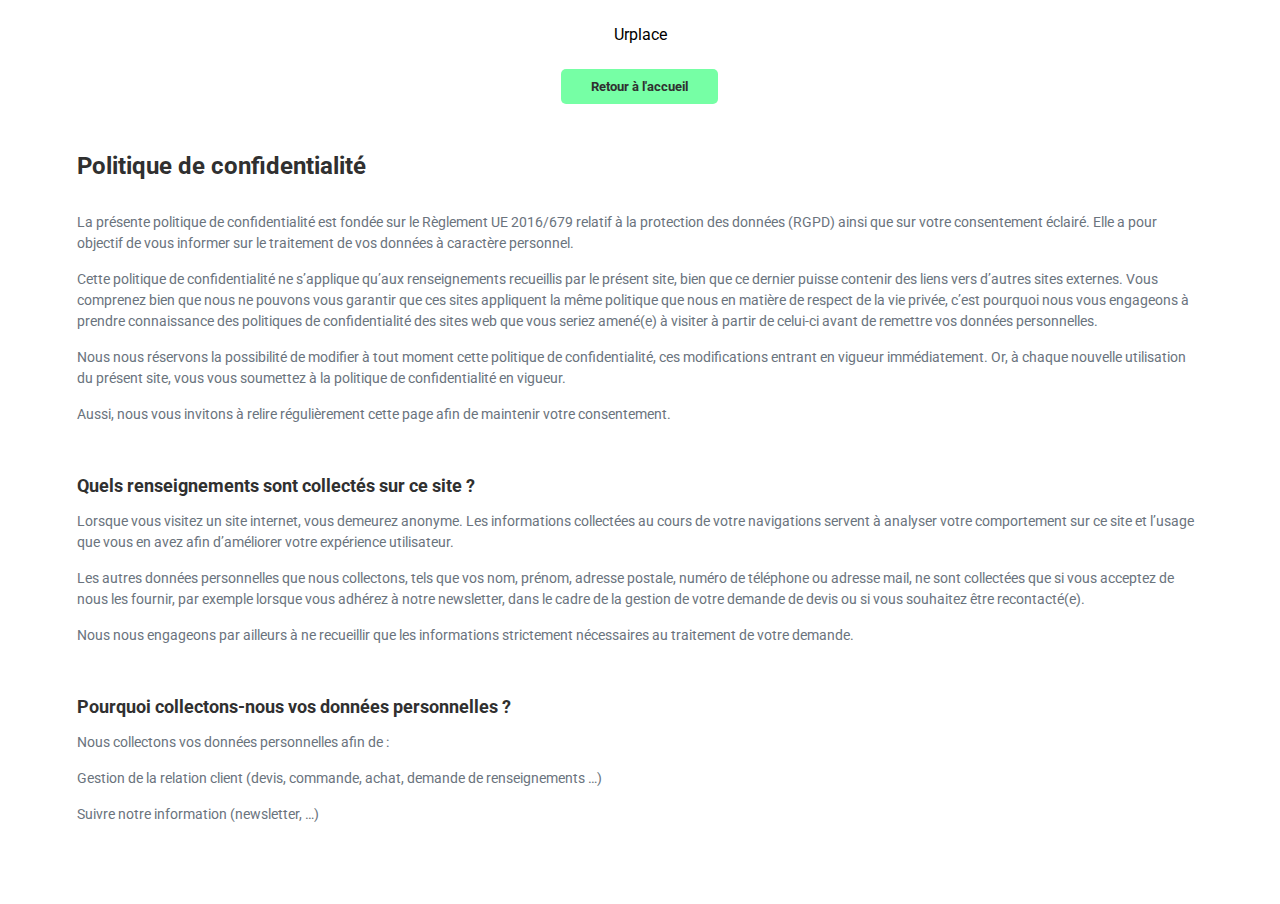
<file: politique.html>
<!DOCTYPE html>
<html lang="en">
<head>
    <meta charset="UTF-8">
    <meta name="viewport" content="width=device-width, initial-scale=1.0">
    <title>Urplace</title>
    <link rel="stylesheet" href="style/style.css">
    <link rel="preconnect" href="https://fonts.gstatic.com">
    <link href="https://fonts.googleapis.com/css2?family=Roboto:wght@300;400;500;700;900&display=swap" rel="stylesheet">
</head>
<body>
    <div class="logo_annexe_page">
        Urplace
    </div>
    <div class="section_mention_politque">
        <div class="btn_back_home">
            <button>
                <a href="index.html">Retour à l'accueil</a>
            </button>
        </div>
        <div class="title">
            <h1>Politique de confidentialité</h1>
        </div>
        <div class="text_corp">
            <div class="explain">
                <ul>
                    <li>La présente politique de confidentialité est fondée sur le Règlement UE 2016/679 relatif à la protection des données (RGPD) ainsi que sur votre consentement éclairé. Elle a pour objectif de vous informer sur le traitement de vos données à caractère personnel.</li>
                    <li>Cette politique de confidentialité ne s’applique qu’aux renseignements recueillis par le présent site, bien que ce dernier puisse contenir des liens vers d’autres sites externes. Vous comprenez bien que nous ne pouvons vous garantir que ces sites appliquent la même politique que nous en matière de respect de la vie privée, c’est pourquoi nous vous engageons à prendre connaissance des politiques de confidentialité des sites web que vous seriez amené(e) à visiter à partir de celui-ci avant de remettre vos données personnelles. </li>
                    <li>Nous nous réservons la possibilité de modifier à tout moment cette politique de confidentialité, ces modifications entrant en vigueur immédiatement. Or, à chaque nouvelle utilisation du présent site, vous vous soumettez à la politique de confidentialité en vigueur.</li>
                    <li>Aussi, nous vous invitons à relire régulièrement cette page afin de maintenir votre consentement.</li>
                </ul>
            </div>
            <div class="little_title"><h2>Quels renseignements sont collectés sur ce site ?</h2></div>
            <div class="explain">
                <ul>
                    <li>Lorsque vous visitez un site internet, vous demeurez anonyme. Les informations collectées au cours de votre navigations servent à analyser votre comportement sur ce site et l’usage que vous en avez afin d’améliorer votre expérience utilisateur.</li>
                    <li>Les autres données personnelles que nous collectons, tels que vos nom, prénom, adresse postale, numéro de téléphone ou adresse mail, ne sont collectées que si vous acceptez de nous les fournir, par exemple lorsque vous adhérez à notre newsletter, dans le cadre de la gestion de votre demande de devis ou si vous souhaitez être recontacté(e).</li>
                    <li>Nous nous engageons par ailleurs à ne recueillir que les informations strictement nécessaires au traitement de votre demande.</li>
                </ul>
            </div>
            <div class="little_title"><h2>Pourquoi collectons-nous vos données personnelles ?</h2></div>
            <div class="explain">
                <ul>
                    <li>Nous collectons vos données personnelles afin de :</li>
                    <li>Gestion de la relation client (devis, commande, achat, demande de renseignements …)</li>
                    <li>Suivre notre information (newsletter, …)</li>
                </ul>
            </div>
        </div>
    </div>
</body>
</html>
</file>
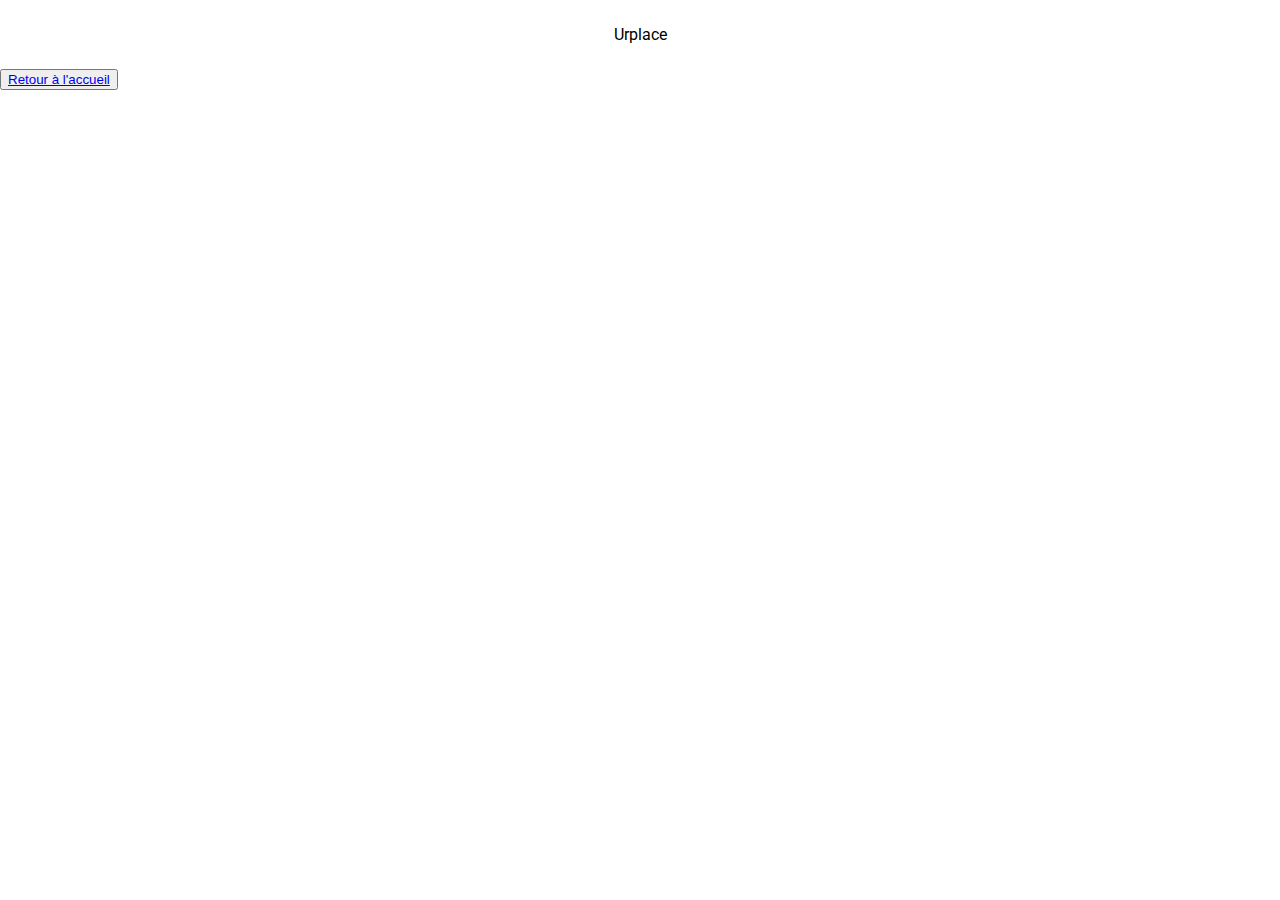
<file: sitemap.html>
<!DOCTYPE html>
<html lang="en">
<head>
    <meta charset="UTF-8">
    <meta name="viewport" content="width=device-width, initial-scale=1.0">
    <title>Urplace</title>
    <link rel="stylesheet" href="style/style.css">
    <link rel="preconnect" href="https://fonts.gstatic.com">
    <link href="https://fonts.googleapis.com/css2?family=Roboto:wght@300;400;500;700;900&display=swap" rel="stylesheet">
</head>
<body>
    <div class="logo_annexe_page">
        Urplace
    </div>
    <div class="section_site_map">
        <div class="btn_back_home">
            <button>
                <a href="index.html">Retour à l'accueil</a>
            </button>
        </div>
        <div class="title">

        </div>
        <div class="text_corp">
            
        </div>
    </div>
</body>
</html>
</file>
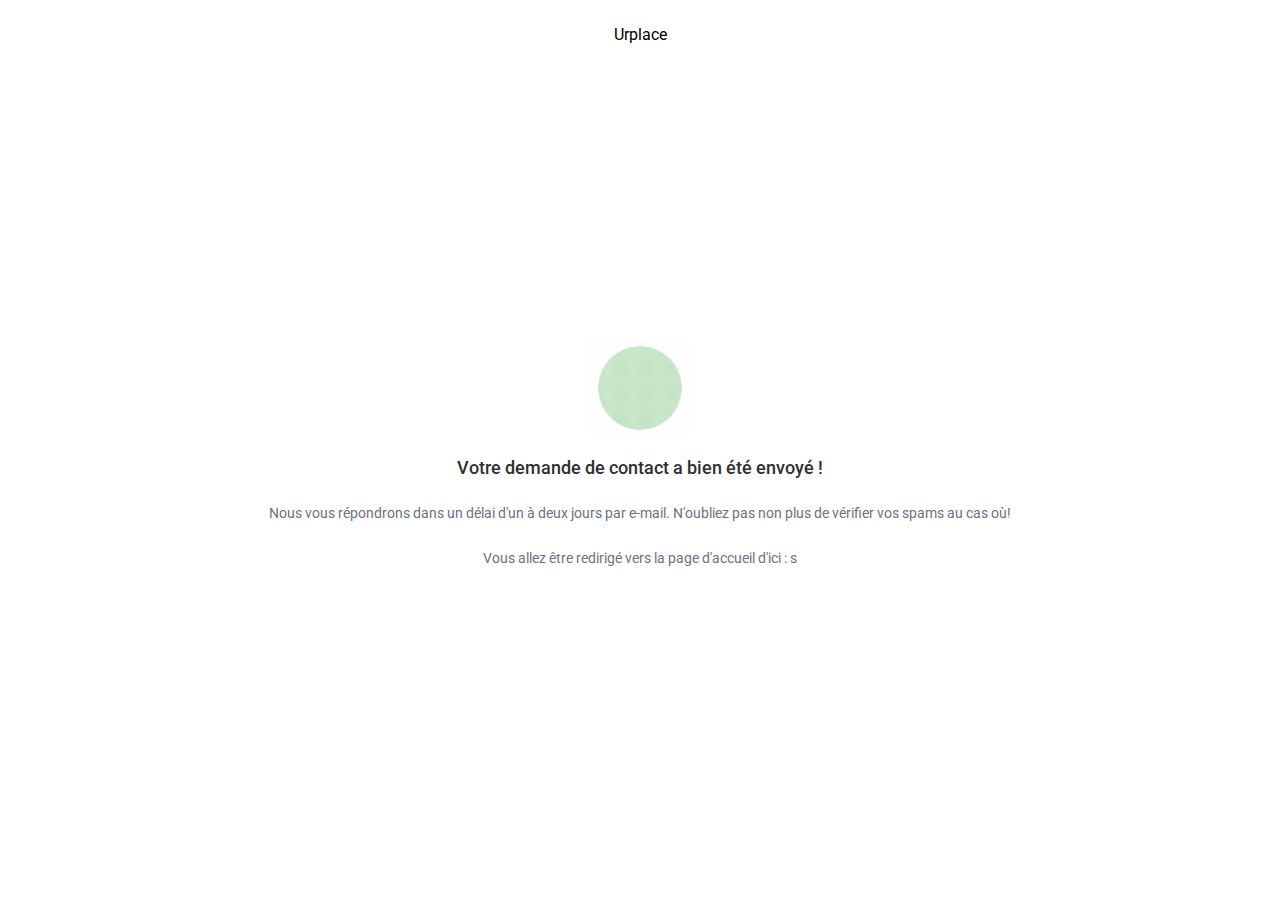
<file: success.html>
<!DOCTYPE html>
<html lang="en">
<head>
    <head>
        <meta charset="UTF-8">
        <meta name="viewport" content="width=device-width, initial-scale=1.0">
        <title>Urplace</title>
        <link rel="stylesheet" href="style/style.css">
        <link rel="preconnect" href="https://fonts.gstatic.com">
        <link href="https://fonts.googleapis.com/css2?family=Roboto:wght@300;400;500;700;900&display=swap" rel="stylesheet">
        <script src="success.js" defer></script>
    </head>
</head>
<body>
    <div class="logo_annexe_page">
        Urplace
    </div>
    <div class="section_success">
        <img src="/images/check-circle.gif" alt="">
        <p class="success_message">Votre demande de contact a bien été envoyé !</p>
        <p>Nous vous répondrons dans un délai d'un à deux jours par e-mail. N'oubliez pas non plus de vérifier vos spams au cas où!</p>
        <p class="redirect">Vous allez être redirigé vers la page d'accueil d'ici : <span id="decompte_success"></span> s</p>
    </div>
</body>
</html>
</file>
<file: style/style.css>
html {
  scroll-behavior: smooth;
}

body {
  margin: 0;
  font-family: "Roboto", sans-serif;
}

p {
  margin: 0;
}

::-webkit-scrollbar {
  width: 1px;
}

/* Track */
::-webkit-scrollbar-track {
  box-shadow: inset 0 0 5px grey;
  border-radius: 10px;
}

/* Handle */
::-webkit-scrollbar-thumb {
  background: #535353;
  border-radius: 10px;
}

/* Handle on hover */
::-webkit-scrollbar-thumb:hover {
  background: #535353;
}

[class*=reveal-] {
  opacity: 0;
  transform: translateY(30px);
}

.reveal-visible {
  opacity: 1;
  transform: translateY(0);
  transition: 1.5s cubic-bezier(0.5, 0, 0, 1);
}

.reveal-2 {
  transition-delay: 0.1s;
}

.reveal-3 {
  transition-delay: 0.2s;
}

.dark_mode_menu_active {
  position: fixed;
  height: 100vh;
  background-color: rgba(36, 36, 36, 0.644);
  display: flex;
  z-index: -10;
  width: 100%;
  opacity: 0;
}
.dark_mode_menu_active.active {
  display: flex;
  z-index: 10;
  opacity: 1;
}

.scrollToTop {
  position: fixed;
  height: 40px;
  display: flex;
  opacity: 0;
  bottom: 20px;
  right: 20px;
  background-color: #2B2B2B;
  width: 40px;
  border-radius: 50px;
  justify-content: center;
  align-items: center;
  border: solid 1px #696868ab;
  cursor: pointer;
  z-index: 99999;
  transition: ease-in 0.2s;
}
.scrollToTop i {
  color: whitesmoke;
}
.scrollToTop.active {
  display: flex;
  opacity: 1;
  transition: ease-in 0.4s;
}
.scrollToTop:hover {
  transition: ease-in 0.2s;
}

.menu_mobile {
  width: 100%;
  height: 100%;
  position: fixed;
  overflow: auto;
  visibility: hidden;
  -ms-flex-flow: row wrap;
  flex-flow: row wrap;
  -ms-flex-line-pack: center;
  align-content: center;
  top: 0;
  left: 0;
  z-index: 15;
  background-color: #fff;
  transform: translateY(-10px);
  transition: all 0.375s ease-in-out;
  opacity: 0;
}
.menu_mobile.active {
  visibility: visible;
  background-color: #ffffff;
  transform: translateY(0);
  transition: all 0.375s ease-in-out;
  opacity: 1;
}
.menu_mobile .services_menu_mobile {
  height: fit-content;
  overflow-y: auto;
  margin: 0 auto;
  margin-top: 18px;
  position: relative;
  border-radius: 5px;
  margin-bottom: 20px;
}
.menu_mobile .services_menu_mobile img {
  position: absolute;
  top: 5px;
  right: 20px;
}
.menu_mobile .services_menu_mobile .bloc_all_services {
  padding: 30px 10px 10px;
}
.menu_mobile .services_menu_mobile .bloc_all_services .each_services_mobile_menu {
  width: 80%;
  margin: 0 auto;
  display: flex;
  flex-direction: column;
  justify-content: center;
  align-items: center;
  padding: 0;
  margin-bottom: 13px;
}
@media (min-width: 768px) {
  .menu_mobile .services_menu_mobile .bloc_all_services .each_services_mobile_menu {
    align-items: initial;
  }
}
.menu_mobile .services_menu_mobile .bloc_all_services .each_services_mobile_menu a {
  text-decoration: none;
  display: flex;
  flex-direction: column;
  font-size: 14px;
  color: #1f1f1f;
}
.menu_mobile .services_menu_mobile .bloc_all_services .each_services_mobile_menu a .icon_and_title {
  display: flex;
  padding: 10px 0;
  align-items: center;
  color: #24292e;
}
.menu_mobile .services_menu_mobile .bloc_all_services .each_services_mobile_menu a .icon_and_title .vector_mobile {
  width: 40px;
  position: relative;
  top: 0;
  right: 0;
}
.menu_mobile .services_menu_mobile .bloc_all_services .each_services_mobile_menu a p {
  margin: 0;
  margin-left: 10px;
  font-size: 15px;
  font-weight: bold;
}
.menu_mobile .services_menu_mobile .bloc_all_services .each_services_mobile_menu a .sub_explain {
  font-weight: 400;
  font-size: 13px;
  margin-left: 0;
  padding: 0;
  width: 85%;
  line-height: 19px;
  color: #8b959e;
}
.menu_mobile .services_menu_mobile .bloc_all_services .each_services_mobile_menu a i {
  font-size: 16px;
  color: #2fd1bb;
}
.menu_mobile .services_menu_mobile .block_others {
  margin-left: 13%;
  display: flex;
  flex-direction: column;
}
@media (min-width: 768px) {
  .menu_mobile .services_menu_mobile .block_others {
    margin-left: 40px;
  }
}
.menu_mobile .services_menu_mobile .block_others a {
  text-decoration: none;
  color: #1f1f1f;
  font-weight: bold;
  margin-bottom: 13px;
  font-size: 15px;
}
.menu_mobile .services_menu_mobile .bloc_contactUs {
  width: 100%;
  display: flex;
  justify-content: center;
  margin-top: 20px;
}
.menu_mobile .services_menu_mobile .bloc_contactUs button {
  display: flex;
  justify-content: center;
  align-items: center;
  width: fit-content;
  color: #303030;
  font-weight: 700;
  background: #76FFA5;
  position: relative;
  text-decoration: none;
  font-family: "Roboto", sans-serif;
  border: none;
  border-radius: 5px;
  padding: 10px 30px;
}
@media (min-width: 768px) {
  .menu_mobile .services_menu_mobile .bloc_contactUs button {
    width: 35%;
  }
}
.menu_mobile .services_menu_mobile .bloc_socialMedia {
  margin-top: 35px;
  margin-bottom: 15px;
  width: 100%;
  text-align: center;
}
.menu_mobile .services_menu_mobile .bloc_socialMedia i {
  color: #6a737d;
  font-size: 22px;
  margin: 0 5px;
}

.block_popup_contact_mobile {
  width: 100%;
  height: 100%;
  position: fixed;
  overflow: auto;
  visibility: hidden;
  -ms-flex-flow: row wrap;
  flex-flow: row wrap;
  -ms-flex-line-pack: center;
  align-content: center;
  top: 0;
  left: 0;
  z-index: 10;
  background-color: #fff;
  transform: translateY(-10px);
  transition: all 0.375s ease-in-out;
  opacity: 0;
}
.block_popup_contact_mobile.open {
  visibility: visible;
  background-color: #ffffff;
  transform: translateY(0);
  transition: all 0.375s ease-in-out;
  opacity: 1;
}
.block_popup_contact_mobile .popup_contact_mobile {
  background-color: white;
  height: fit-content;
  width: 100%;
  padding: 30px 0;
}
@media (min-width: 768px) {
  .block_popup_contact_mobile .popup_contact_mobile {
    height: fit-content;
    border-radius: 10px;
  }
}
@media (min-width: 1024px) {
  .block_popup_contact_mobile .popup_contact_mobile {
    background-color: white;
    height: fit-content;
    border-radius: 10px;
  }
}
.block_popup_contact_mobile .popup_contact_mobile::-webkit-scrollbar {
  display: none;
}
.block_popup_contact_mobile .popup_contact_mobile img {
  position: absolute;
  top: 25px;
  right: 25px;
  cursor: pointer;
}
.block_popup_contact_mobile .popup_contact_mobile .title {
  text-align: left;
  font-size: 28px;
  padding: 2rem 0;
  font-weight: 500;
  width: 80%;
  color: #24292e;
  margin: 2rem auto 0;
}
@media (min-width: 768px) {
  .block_popup_contact_mobile .popup_contact_mobile .title {
    width: 60%;
  }
}
@media (min-width: 1024px) {
  .block_popup_contact_mobile .popup_contact_mobile .title {
    width: 40%;
  }
}
@media (min-width: 1370px) {
  .block_popup_contact_mobile .popup_contact_mobile .title {
    width: 35%;
  }
}
.block_popup_contact_mobile .popup_contact_mobile .explain {
  text-align: left;
  margin: 1rem auto 3.5rem;
  width: 80%;
  font-size: 14px;
  line-height: 21px;
  color: #6a737d;
}
@media (min-width: 768px) {
  .block_popup_contact_mobile .popup_contact_mobile .explain {
    width: 60%;
  }
}
@media (min-width: 1024px) {
  .block_popup_contact_mobile .popup_contact_mobile .explain {
    width: 40%;
  }
}
@media (min-width: 1370px) {
  .block_popup_contact_mobile .popup_contact_mobile .explain {
    width: 35%;
  }
}
.block_popup_contact_mobile .popup_contact_mobile .formulaire_contact {
  width: 80%;
  margin: 0 auto;
}
@media (min-width: 768px) {
  .block_popup_contact_mobile .popup_contact_mobile .formulaire_contact {
    width: 60%;
  }
}
@media (min-width: 1024px) {
  .block_popup_contact_mobile .popup_contact_mobile .formulaire_contact {
    width: 40%;
  }
}
@media (min-width: 1370px) {
  .block_popup_contact_mobile .popup_contact_mobile .formulaire_contact {
    width: 35%;
  }
}
.block_popup_contact_mobile .popup_contact_mobile .formulaire_contact .form_control {
  margin-bottom: 10px;
  padding-bottom: 20px;
  position: relative;
}
.block_popup_contact_mobile .popup_contact_mobile .formulaire_contact .form_control legend {
  font-size: 13px;
  color: #6a737d;
}
.block_popup_contact_mobile .popup_contact_mobile .formulaire_contact .form_control.success input {
  border-bottom-color: #47ff95;
  font-family: "Roboto", sans-serif;
}
.block_popup_contact_mobile .popup_contact_mobile .formulaire_contact .form_control.success .fa-check-circle {
  color: #47ff95;
  visibility: visible;
}
.block_popup_contact_mobile .popup_contact_mobile .formulaire_contact .form_control.success small {
  visibility: visible;
}
.block_popup_contact_mobile .popup_contact_mobile .formulaire_contact .form_control.error input {
  border-bottom-color: #fb6f60;
  font-family: "Roboto", sans-serif;
}
.block_popup_contact_mobile .popup_contact_mobile .formulaire_contact .form_control.error .fa-exclamation-circle {
  color: #fb6f60;
  visibility: visible;
}
.block_popup_contact_mobile .popup_contact_mobile .formulaire_contact .form_control.error small {
  visibility: visible;
}
.block_popup_contact_mobile .popup_contact_mobile .formulaire_contact .form_control small {
  color: #fb6f60;
  position: absolute;
  bottom: 0;
  left: 0;
  visibility: hidden;
  font-family: "Roboto", sans-serif;
}
.block_popup_contact_mobile .popup_contact_mobile .formulaire_contact .form_control input {
  border: none;
  border-bottom: solid 1px #cacaca;
  padding: 8px;
  width: 95%;
  font-family: "Roboto", sans-serif;
}
.block_popup_contact_mobile .popup_contact_mobile .formulaire_contact .form_control input:focus {
  outline: 0;
}
.block_popup_contact_mobile .popup_contact_mobile .formulaire_contact .form_control i {
  visibility: hidden;
  position: absolute;
  top: 6px;
  right: 4px;
}
@media (min-width: 375px) {
  .block_popup_contact_mobile .popup_contact_mobile .formulaire_contact .form_control i {
    top: 6px;
    right: 10px;
  }
}
@media (min-width: 768px) {
  .block_popup_contact_mobile .popup_contact_mobile .formulaire_contact .form_control i {
    top: 10px;
    right: 30px;
  }
}
.block_popup_contact_mobile .popup_contact_mobile .formulaire_contact .form_control i.icon_select {
  top: 26px;
  right: 23px;
}
@media (min-width: 768px) {
  .block_popup_contact_mobile .popup_contact_mobile .formulaire_contact .form_control i.icon_select {
    top: 34px;
    right: 45px;
  }
}
.block_popup_contact_mobile .popup_contact_mobile .formulaire_contact .form_control select {
  margin: 8px 0 1rem 0;
  width: 100%;
  padding: 10px;
  border: solid 1px #cacaca;
  font-size: 12px;
  font-weight: 700;
  color: #24292e;
  font-family: "Roboto", sans-serif;
}
.block_popup_contact_mobile .popup_contact_mobile .formulaire_contact .form_control select option {
  font-size: 12px;
  font-weight: 700;
  color: #24292e;
  font-family: "Roboto", sans-serif;
}
@media (min-width: 768px) {
  .block_popup_contact_mobile .popup_contact_mobile .formulaire_contact .form_control select {
    width: 97%;
  }
}
.block_popup_contact_mobile .popup_contact_mobile .formulaire_contact .form_control textarea {
  width: 93%;
  height: 200px;
  padding: 10px;
  font-family: "Raleway", sans-serif;
  border: solid 1px #cacaca;
  color: #24292e;
}
@media (min-width: 1024px) {
  .block_popup_contact_mobile .popup_contact_mobile .formulaire_contact .form_control textarea {
    height: 120px;
  }
}
.block_popup_contact_mobile .popup_contact_mobile .formulaire_contact .btn_contact_mobile {
  margin-bottom: 2rem;
  display: flex;
  justify-content: center;
  cursor: not-allowed !important;
}
.block_popup_contact_mobile .popup_contact_mobile .formulaire_contact .btn_contact_mobile button {
  background: #76FFA5;
  border-radius: 5px;
  padding: 10px 30px;
  display: flex;
  margin-top: 1rem;
  font-size: 14px;
  justify-content: center;
  font-weight: 500;
  font-size: 15px;
  line-height: 150.7%;
  color: #303030;
  font-family: "Roboto", sans-serif;
  border: none;
  font-weight: 700;
  border: solid 1px transparent;
  cursor: not-allowed !important;
}
.block_popup_contact_mobile .popup_contact_mobile .formulaire_contact .btn_contact_mobile button:hover {
  box-shadow: 0 4px 8px rgba(212, 212, 212, 0.74);
  transition: ease-in 0.1s;
  border: solid 1px #76FFA5;
  background-color: white;
}
.block_popup_contact_mobile .popup_contact_mobile .formulaire_contact .btn_contact_mobile button:focus {
  outline: none;
}

.social_media_link {
  position: fixed;
  top: 25%;
  right: 2%;
  display: none;
}
@media (min-width: 1024px) {
  .social_media_link {
    display: block;
    z-index: 3;
  }
}
.social_media_link .each_social {
  border-radius: 4px;
  color: white;
  margin-bottom: 10px;
  display: flex;
  align-items: center;
  justify-content: center;
  cursor: pointer;
}
.social_media_link .each_social i {
  padding: 3px;
}
.social_media_link .each_social.fb {
  background-color: #4267B2;
}
.social_media_link .each_social.insta {
  background: radial-gradient(circle at 30% 107%, #fdf497 0%, #fdf497 5%, #fd5949 45%, #d6249f 60%, #285AEB 90%);
}
.social_media_link .each_social.twitter {
  background-color: #1DA1F2;
}

.section_top_presentation {
  width: 100%;
  margin-bottom: 27rem;
  background-size: cover;
  background-repeat: no-repeat;
}
@media (min-width: 768px) {
  .section_top_presentation {
    margin-bottom: 13rem;
  }
}
@media (min-width: 1024px) {
  .section_top_presentation {
    margin-bottom: 13rem;
  }
}
@media (min-width: 1370px) {
  .section_top_presentation {
    margin-bottom: 16rem;
  }
}
@media (min-width: 1650px) {
  .section_top_presentation {
    margin-bottom: 18rem;
  }
}
.section_top_presentation .header {
  max-width: 100%;
  display: flex;
  justify-content: space-between;
  align-items: center;
  padding: 1.5rem 1.5rem;
  background: #191c1f;
  color: white;
}
.section_top_presentation .header .inside_header {
  width: 100%;
  display: flex;
  align-items: center;
  justify-content: space-between;
}
@media (min-width: 1024px) {
  .section_top_presentation .header .inside_header {
    width: 75%;
    margin: 0 auto;
  }
}
@media (min-width: 1370px) {
  .section_top_presentation .header .inside_header {
    width: 70%;
    margin: 0 auto;
  }
}
@media (min-width: 768px) {
  .section_top_presentation .header .inside_header .name_company {
    width: 20%;
  }
}
.section_top_presentation .header .inside_header .icon_menu {
  position: relative;
  display: flex;
  justify-content: center;
  align-items: center;
}
@media (min-width: 768px) {
  .section_top_presentation .header .inside_header .icon_menu {
    display: none;
  }
}
.section_top_presentation .header .inside_header .link_header {
  display: none;
}
@media (min-width: 768px) {
  .section_top_presentation .header .inside_header .link_header {
    display: flex;
    width: 60%;
    justify-content: center;
  }
}
.section_top_presentation .header .inside_header .link_header .each_link_header {
  margin: 0 10px;
  cursor: pointer;
  position: relative;
}
.section_top_presentation .header .inside_header .link_header .each_link_header .arrow_top_header {
  transition: ease-in 0.1s;
  position: relative;
  top: -1px;
}
.section_top_presentation .header .inside_header .link_header .each_link_header .arrow_top_header.return {
  transform: rotate(180deg);
  transition: ease-in 0.1s;
  color: #91caff;
}
.section_top_presentation .header .inside_header .link_header .each_link_header .hover_menu_tablet {
  position: absolute;
  background-color: white;
  border: solid 1px #eaeaea;
  top: 37px;
  width: 655px;
  left: -244px;
  padding: 2.5rem 3rem;
  border-radius: 5px;
  z-index: 9;
  display: flex;
  opacity: 0;
  visibility: hidden;
  transition: 0.3s;
  margin-top: 20px;
}
@media (min-width: 1370px) {
  .section_top_presentation .header .inside_header .link_header .each_link_header .hover_menu_tablet {
    width: 800px;
    left: -312px;
  }
}
.section_top_presentation .header .inside_header .link_header .each_link_header .hover_menu_tablet.open {
  box-shadow: 0 10px 20px #e8e8e891;
  transition: 0.3s;
  opacity: 1;
  visibility: visible;
  top: 100%;
  transform: rotateX(0deg);
}
.section_top_presentation .header .inside_header .link_header .each_link_header .hover_menu_tablet .each_services_menu_tablet {
  color: #191c1f;
  padding: 1rem;
}
.section_top_presentation .header .inside_header .link_header .each_link_header .hover_menu_tablet .each_services_menu_tablet:nth-child(3) {
  margin: 0 25px;
}
@media (min-width: 1370px) {
  .section_top_presentation .header .inside_header .link_header .each_link_header .hover_menu_tablet .each_services_menu_tablet:nth-child(3) {
    margin: 0;
  }
}
@media (min-width: 1370px) {
  .section_top_presentation .header .inside_header .link_header .each_link_header .hover_menu_tablet .each_services_menu_tablet {
    width: 30%;
  }
}
.section_top_presentation .header .inside_header .link_header .each_link_header .hover_menu_tablet .each_services_menu_tablet:hover {
  background-color: #ecfbff;
  border-radius: 4px;
  transition: ease-in 0.2s;
}
.section_top_presentation .header .inside_header .link_header .each_link_header .hover_menu_tablet .each_services_menu_tablet .top_each_hover {
  display: flex;
}
.section_top_presentation .header .inside_header .link_header .each_link_header .hover_menu_tablet .each_services_menu_tablet .top_each_hover .img_services {
  margin-bottom: 15px;
}
.section_top_presentation .header .inside_header .link_header .each_link_header .hover_menu_tablet .each_services_menu_tablet .top_each_hover .img_services img {
  width: 40px;
  height: 40px;
}
.section_top_presentation .header .inside_header .link_header .each_link_header .hover_menu_tablet .each_services_menu_tablet .title_each_hover {
  font-weight: 600;
  color: #191c1f;
  margin-bottom: 13px;
  font-size: 15px;
}
.section_top_presentation .header .inside_header .link_header .each_link_header .hover_menu_tablet .each_services_menu_tablet .bottom_each_hover {
  font-size: 13px;
  color: #6a737d;
  font-weight: 300;
  line-height: 20px;
}
.section_top_presentation .header .inside_header .link_header .each_link_header a {
  text-decoration: none;
  color: white;
  font-size: 14px;
}
.section_top_presentation .header .inside_header .link_header .each_link_header a:hover {
  color: #91caff;
}
.section_top_presentation .header .inside_header .link_header .each_link_header span {
  color: white;
  font-size: 14px;
}
.section_top_presentation .header .inside_header .link_header .each_link_header span:hover {
  color: #91caff;
}
.section_top_presentation .header .inside_header .link_header .each_link_header img {
  margin-left: 5px;
  height: 7px;
}
.section_top_presentation .header .inside_header .contact_header {
  display: none;
}
@media (min-width: 768px) {
  .section_top_presentation .header .inside_header .contact_header {
    display: flex;
    width: 20%;
    justify-content: flex-end;
  }
  .section_top_presentation .header .inside_header .contact_header button {
    border: 1px solid #ffffff00;
    box-sizing: border-box;
    border-radius: 10px;
    background-color: rgba(255, 255, 255, 0.4);
    padding: 9px 15px;
    color: white;
    font-weight: 500;
    cursor: pointer;
    font-family: "Roboto", sans-serif;
    outline: none;
  }
  .section_top_presentation .header .inside_header .contact_header button img {
    margin-left: 3px;
    transition: ease-in 0.1s;
  }
  .section_top_presentation .header .inside_header .contact_header button:hover {
    background-color: rgba(255, 255, 255, 0.3);
    transition: ease-in 0.2s;
  }
  .section_top_presentation .header .inside_header .contact_header button:hover img {
    margin-left: 7px;
    transition: ease-in 0.1s;
  }
}
.section_top_presentation .explain {
  width: 100%;
  margin: 20px auto;
}
@media (min-width: 768px) {
  .section_top_presentation .explain {
    width: 72%;
    text-align: center;
  }
}
@media (min-width: 768px) {
  .section_top_presentation .explain {
    margin-top: 2.5rem;
    width: 72%;
  }
}
@media (min-width: 1024px) {
  .section_top_presentation .explain {
    margin-top: 7rem;
  }
}
@media (min-width: 1370px) {
  .section_top_presentation .explain {
    width: 65%;
    margin-top: 8rem;
  }
}
@media (min-width: 1650px) {
  .section_top_presentation .explain {
    width: 55%;
  }
}
.section_top_presentation .explain .title h1 {
  padding: 1rem 1.5rem;
  margin: 0;
  font-size: 41px;
  color: #191c1f;
  font-weight: 700;
  line-height: 52px;
}
@media (min-width: 768px) {
  .section_top_presentation .explain .title h1 {
    font-size: 57px;
    line-height: 67px;
    margin-bottom: 1.5rem;
  }
}
@media (min-width: 1024px) {
  .section_top_presentation .explain .title h1 {
    margin-bottom: 1.7rem;
  }
}
@media (min-width: 1370px) {
  .section_top_presentation .explain .title h1 {
    font-size: 70px;
    line-height: 80px;
  }
}
@media (min-width: 1650px) {
  .section_top_presentation .explain .title h1 {
    font-size: 80px;
    line-height: 86px;
  }
}
.section_top_presentation .explain .subtitle h2 {
  padding: 1rem 1.5rem;
  font-size: 17px;
  line-height: 26px;
  margin: 0;
  color: #8b959e;
  font-weight: 400;
}
@media (min-width: 768px) {
  .section_top_presentation .explain .subtitle h2 {
    margin-bottom: 1.5rem;
  }
}
@media (min-width: 1024px) {
  .section_top_presentation .explain .subtitle h2 {
    margin-bottom: 1.7rem;
  }
}
@media (min-width: 1370px) {
  .section_top_presentation .explain .subtitle h2 {
    width: 80%;
    margin: 0 auto 1.7rem;
  }
}
@media (min-width: 1650px) {
  .section_top_presentation .explain .subtitle h2 {
    width: 70%;
  }
}
.section_top_presentation .explain .block_btn {
  padding: 1rem 1.5rem;
  font-weight: 600;
}
@media (min-width: 768px) {
  .section_top_presentation .explain .block_btn {
    display: flex;
    justify-content: space-between;
  }
}
@media (min-width: 1024px) {
  .section_top_presentation .explain .block_btn {
    width: 70%;
    margin: 0 auto;
  }
}
.section_top_presentation .explain .block_btn .contact_btn {
  background: #76FFA5;
  border-radius: 5px;
  padding: 10px;
  display: flex;
  font-size: 14px;
  justify-content: center;
  font-weight: 500;
  font-size: 16px;
  line-height: 150.7%;
  color: #303030;
  border: solid 1px transparent;
  font-weight: 700;
  cursor: pointer;
}
.section_top_presentation .explain .block_btn .contact_btn:hover {
  background: white;
  border: solid 1px #76FFA5;
  transition: ease-in 0.1s;
}
.section_top_presentation .explain .block_btn .contact_btn:hover .arrow_btn {
  margin-left: 19px;
  transition: ease-in 0.1s;
}
@media (min-width: 768px) {
  .section_top_presentation .explain .block_btn .contact_btn {
    width: 45%;
    font-size: 13px;
    align-items: center;
  }
}
@media (min-width: 1370px) {
  .section_top_presentation .explain .block_btn .contact_btn {
    font-size: 14px;
  }
}
.section_top_presentation .explain .block_btn .contact_btn .arrow_btn {
  margin-left: 15px;
}
@media (min-width: 768px) {
  .section_top_presentation .explain .block_btn .contact_btn .arrow_btn {
    height: 13px;
    width: 13px;
  }
  .section_top_presentation .explain .block_btn .contact_btn .arrow_btn.header_btn {
    height: 15px;
    width: 15px;
  }
}
.section_top_presentation .explain .block_btn .tarif_btn {
  margin-top: 1rem;
  background: #FFFFFF;
  border: 1px solid #76FFA5;
  box-sizing: border-box;
  border-radius: 5px;
  padding: 10px;
  display: flex;
  font-size: 14px;
  justify-content: center;
  font-weight: normal;
  font-size: 16px;
  line-height: 150.7%;
  color: #303030;
  font-weight: 500;
  cursor: pointer;
}
.section_top_presentation .explain .block_btn .tarif_btn:hover {
  background: #76FFA5;
  border: solid 1px transparent;
  color: #303030;
  transition: ease-in 0.1s;
}
.section_top_presentation .explain .block_btn .tarif_btn:hover .arrow_btn {
  margin-left: 19px;
  transition: ease-in 0.1s;
}
@media (min-width: 768px) {
  .section_top_presentation .explain .block_btn .tarif_btn {
    width: 45%;
    font-size: 13px;
    margin-top: 0;
    align-items: center;
  }
}
@media (min-width: 1370px) {
  .section_top_presentation .explain .block_btn .tarif_btn {
    font-size: 14px;
  }
}
.section_top_presentation .explain .block_btn .tarif_btn .arrow_btn {
  margin-left: 15px;
}
@media (min-width: 768px) {
  .section_top_presentation .explain .block_btn .tarif_btn .arrow_btn {
    height: 13px;
    width: 13px;
  }
}

.section_about_us {
  max-width: 100%;
  padding: 1rem 1.5rem;
  margin: 4rem 0;
  position: relative;
}
@media (min-width: 768px) {
  .section_about_us {
    width: 70%;
    margin: 5rem auto 4rem;
  }
}
@media (min-width: 1024px) {
  .section_about_us {
    width: 72%;
  }
}
@media (min-width: 1370px) {
  .section_about_us {
    width: 58%;
  }
}
@media (min-width: 1650px) {
  .section_about_us {
    width: 50%;
  }
}
.section_about_us .top_blue {
  position: absolute;
  background: #0075eb8c;
  border-radius: 10px;
  height: 100px;
  width: 150px;
  z-index: 2;
  top: 3px;
  right: 10px;
  display: none;
}
.section_about_us .bottom_blue {
  position: absolute;
  background: #0075eb8c;
  border-radius: 10px;
  height: 150px;
  width: 200px;
  z-index: 2;
  bottom: 3px;
  left: 10px;
  display: none;
}
@media (min-width: 768px) {
  .section_about_us .bottom_blue {
    width: 300px;
  }
}
.section_about_us .block_all_about_us {
  position: relative;
  background: #FFFFFF;
  border: 1px solid #F0F0F0;
  box-sizing: border-box;
  box-shadow: 5px 4px 20px rgba(153, 153, 153, 0.25);
  border-radius: 10px;
  padding: 2rem 1.5rem;
  z-index: 3;
}
@media (min-width: 1370px) {
  .section_about_us .block_all_about_us .top_about_us {
    width: 50%;
    margin: 0 auto;
  }
}
.section_about_us .block_all_about_us .top_about_us h3 {
  font-size: 22px;
  color: #24292e;
  text-align: center;
  line-height: 30px;
  margin: 0 0 3rem 0;
}
@media (min-width: 1650px) {
  .section_about_us .block_all_about_us .top_about_us h3 {
    font-size: 22px;
    line-height: 30px;
  }
}
.section_about_us .block_all_about_us .bottom_about_us {
  display: flex;
  flex-direction: column;
}
@media (min-width: 1024px) {
  .section_about_us .block_all_about_us .bottom_about_us {
    flex-direction: row;
    justify-content: space-around;
    margin-top: 1.5rem;
  }
}
@media (min-width: 1024px) {
  .section_about_us .block_all_about_us .bottom_about_us .review_client {
    width: 45%;
    background: #FFFFFF;
    border: 1px solid #F0F0F0;
    box-sizing: border-box;
    box-shadow: 0px 4px 20px rgba(243, 243, 243, 0.25);
    border-radius: 10px;
    padding: 25px 20px;
  }
}
@media (min-width: 1650px) {
  .section_about_us .block_all_about_us .bottom_about_us .review_client {
    padding: 1rem;
  }
}
.section_about_us .block_all_about_us .bottom_about_us .review_client:first-child {
  margin-bottom: 1.3rem;
}
@media (min-width: 1024px) {
  .section_about_us .block_all_about_us .bottom_about_us .review_client:first-child {
    margin-bottom: 0;
  }
}
.section_about_us .block_all_about_us .bottom_about_us .review_client .top_review {
  display: flex;
  align-items: center;
  margin-bottom: 15px;
}
.section_about_us .block_all_about_us .bottom_about_us .review_client .top_review .photo_client {
  height: 30px;
  width: 30px;
  border-radius: 20px;
  background-color: #414141;
  margin-right: 10px;
}
.section_about_us .block_all_about_us .bottom_about_us .review_client .top_review .photo_client img {
  width: 100%;
  border-radius: 20px;
}
.section_about_us .block_all_about_us .bottom_about_us .review_client .top_review .name_client {
  color: #24292e;
  font-size: 15px;
}
@media (min-width: 1650px) {
  .section_about_us .block_all_about_us .bottom_about_us .review_client .top_review .name_client {
    font-size: 16px;
  }
}
.section_about_us .block_all_about_us .bottom_about_us .review_client .bottom_review p {
  font-size: 13px;
  line-height: 20px;
  font-style: normal;
  font-weight: 300;
  color: #6a737d;
}
@media (min-width: 1650px) {
  .section_about_us .block_all_about_us .bottom_about_us .review_client .bottom_review p {
    font-size: 16px;
    line-height: 26px;
  }
}

.section_what_we_do {
  max-width: 100%;
  padding: 1rem 1.5rem;
  color: #24292e;
  margin-bottom: 4rem;
}
@media (min-width: 768px) {
  .section_what_we_do {
    display: flex;
    justify-content: space-between;
    width: 80%;
    margin: 0 auto;
  }
}
@media (min-width: 1024px) {
  .section_what_we_do {
    justify-content: space-around;
  }
}
@media (min-width: 1370px) {
  .section_what_we_do {
    width: 76%;
    margin: 0 auto;
  }
}
.section_what_we_do .block_each_wwd {
  padding: 4rem 0rem;
  margin-bottom: 3rem;
  position: relative;
  border-radius: 10px;
}
@media (min-width: 768px) {
  .section_what_we_do .block_each_wwd {
    width: 25%;
  }
}
.section_what_we_do .block_each_wwd .little_icon_wwd {
  margin-bottom: 15px;
}
.section_what_we_do .block_each_wwd .little_icon_wwd img {
  width: 40px;
}
.section_what_we_do .block_each_wwd .title h3 {
  margin: 0 0 15px;
  z-index: 4;
  font-size: 22px;
  text-align: left;
  color: #24292e;
  position: relative;
  border-left: solid 1px #62e7ff;
  padding-left: 15px;
}
@media (min-width: 768px) {
  .section_what_we_do .block_each_wwd .title h3 {
    font-size: 18px;
  }
}
@media (min-width: 1370px) {
  .section_what_we_do .block_each_wwd .title h3 {
    font-size: 22px;
  }
}
.section_what_we_do .block_each_wwd .description p {
  font-size: 15px;
  z-index: 4;
  color: #24292e;
  line-height: 22px;
  position: relative;
}
@media (min-width: 768px) {
  .section_what_we_do .block_each_wwd .description p {
    font-size: 14px;
  }
}
@media (min-width: 1370px) {
  .section_what_we_do .block_each_wwd .description p {
    font-size: 14px;
    line-height: 22px;
  }
}

.section_chiffres {
  max-width: 90%;
  padding: 1rem 0;
  margin: 0 auto 7rem;
  box-shadow: 0 5px 30px rgba(60, 80, 170, 0.1);
  background-color: #fff;
  border-radius: 10px;
}
@media (min-width: 768px) {
  .section_chiffres {
    width: 90%;
    margin: 0rem auto 7rem;
    display: flex;
    padding: 2rem 0;
    justify-content: space-between;
  }
}
@media (min-width: 1024px) {
  .section_chiffres {
    width: 65%;
    margin-bottom: 9rem;
  }
}
@media (min-width: 1370px) {
  .section_chiffres {
    margin-bottom: 12rem;
    width: 55%;
  }
}
.section_chiffres .each_chiffres {
  display: flex;
  margin-bottom: 2.5rem;
  flex-direction: column;
  align-items: center;
}
@media (min-width: 768px) {
  .section_chiffres .each_chiffres {
    display: flex;
    flex-direction: column;
    align-items: center;
    justify-content: center;
    width: 30%;
    margin-bottom: 0;
  }
}
.section_chiffres .each_chiffres .symbole_chiffre img {
  width: 55px;
}
.section_chiffres .each_chiffres .top_chiffres {
  font-weight: 700;
  color: #24292e;
}
.section_chiffres .each_chiffres .top_chiffres span {
  font-size: 25px;
}
.section_chiffres .each_chiffres .top_chiffres span.number_scroll {
  font-size: 35px;
}
@media (min-width: 768px) {
  .section_chiffres .each_chiffres .top_chiffres span.number_scroll {
    font-size: 25px;
  }
}
@media (min-width: 1370px) {
  .section_chiffres .each_chiffres .top_chiffres span.number_scroll {
    font-size: 30px;
  }
}
.section_chiffres .each_chiffres .bottom_chiffres {
  color: #24292e;
  font-size: 14px;
}
@media (min-width: 768px) {
  .section_chiffres .each_chiffres .bottom_chiffres {
    text-align: center;
    font-size: 13px;
  }
}
@media (min-width: 1024px) {
  .section_chiffres .each_chiffres .bottom_chiffres {
    font-size: 14px;
  }
}

.section_services {
  max-width: 100%;
  padding: 1rem 1.5rem;
  margin-bottom: 5rem;
}
@media (min-width: 1024px) {
  .section_services {
    padding: 1rem 0;
  }
}
@media (min-width: 1370px) {
  .section_services {
    margin-bottom: 4rem;
  }
}
.section_services .big_title_services {
  margin-bottom: 3rem;
}
.section_services .big_title_services h3 {
  font-size: 33px;
  color: #24292e;
  font-weight: 700;
  text-align: left;
  margin: 0;
}
@media (min-width: 768px) {
  .section_services .big_title_services h3 {
    text-align: center;
  }
}
.section_services .big_title_services .subtitle {
  font-size: 16px;
  color: #24292e;
  text-align: left;
  line-height: 23px;
  margin-bottom: 20px;
  margin-top: 20px;
}
@media (min-width: 768px) {
  .section_services .big_title_services .subtitle {
    width: 80%;
    margin: 20px auto;
    text-align: center;
  }
}
@media (min-width: 1024px) {
  .section_services .big_title_services .subtitle {
    width: 60%;
  }
}
@media (min-width: 1370px) {
  .section_services .big_title_services .subtitle {
    width: 45%;
  }
}
.section_services .block_big_inside_services .each_services {
  display: flex;
  flex-direction: column;
  margin-bottom: 3.5rem;
}
@media (min-width: 768px) {
  .section_services .block_big_inside_services .each_services {
    width: 85%;
    margin: 0 auto;
    padding: 6rem 0;
  }
}
@media (min-width: 1024px) {
  .section_services .block_big_inside_services .each_services {
    flex-direction: row;
    margin: 0 0 5.5rem;
    width: 100%;
    align-items: center;
  }
  .section_services .block_big_inside_services .each_services.revert_service_flex {
    flex-direction: row-reverse;
  }
  .section_services .block_big_inside_services .each_services.revert_service_flex .block_for_all_informations {
    margin-left: 0;
    margin-right: 5%;
  }
}
@media (min-width: 1024px) and (min-width: 1024px) {
  .section_services .block_big_inside_services .each_services.revert_service_flex .block_for_all_informations {
    width: 38%;
  }
}
@media (min-width: 1024px) and (min-width: 1370px) {
  .section_services .block_big_inside_services .each_services.revert_service_flex .block_for_all_informations {
    width: 37%;
  }
}
@media (min-width: 1024px) and (min-width: 1650px) {
  .section_services .block_big_inside_services .each_services.revert_service_flex .block_for_all_informations {
    width: 28%;
  }
}
@media (min-width: 1024px) {
  .section_services .block_big_inside_services .each_services.revert_service_flex .block_for_all_informations .description {
    color: #191c1f;
    font-size: 15px;
    line-height: 23px;
    font-weight: 400;
  }
}
@media (min-width: 1024px) and (min-width: 768px) {
  .section_services .block_big_inside_services .each_services.revert_service_flex .block_for_all_informations .description {
    line-height: 25px;
  }
}
@media (min-width: 1024px) {
  .section_services .block_big_inside_services .each_services.revert_service_flex .block_for_all_informations .description p {
    color: #8b959e;
    font-size: 15px;
    line-height: 28px;
    font-weight: 400;
  }
}
@media (min-width: 1024px) and (min-width: 768px) {
  .section_services .block_big_inside_services .each_services.revert_service_flex .block_for_all_informations .description p {
    line-height: 25px;
  }
}
@media (min-width: 1024px) {
  .section_services .block_big_inside_services .each_services.revert_service_flex .block_for_all_informations .description ul {
    list-style: none;
    margin: 0 0 20px 0;
    padding: 15px 0 0 0;
    font-weight: 600;
    color: #191c1f;
  }
  .section_services .block_big_inside_services .each_services.revert_service_flex .block_for_all_informations .description ul li {
    margin: 12px 0px;
  }
}
@media (min-width: 1024px) {
  .section_services .block_big_inside_services .each_services.revert_service_flex .list_of_tags .each_tags {
    margin-right: 6px;
    margin-left: 0px !important;
  }
}
.section_services .block_big_inside_services .each_services .block_img_service {
  height: 290px;
  width: 100%;
  background-color: #5598FF;
  display: flex;
  flex-direction: column;
}
@media (min-width: 768px) {
  .section_services .block_big_inside_services .each_services .block_img_service {
    height: 410px;
  }
}
@media (min-width: 1024px) {
  .section_services .block_big_inside_services .each_services .block_img_service {
    width: 50%;
    height: 480px;
  }
}
@media (min-width: 1370px) {
  .section_services .block_big_inside_services .each_services .block_img_service {
    height: 480px;
  }
}
@media (min-width: 1650px) {
  .section_services .block_big_inside_services .each_services .block_img_service {
    height: 575px;
  }
}
.section_services .block_big_inside_services .each_services .block_img_service img {
  width: 100%;
}
@media (min-width: 1024px) {
  .section_services .block_big_inside_services .each_services .block_for_all_informations {
    width: 35%;
    margin-left: 5%;
  }
}
@media (min-width: 1024px) {
  .section_services .block_big_inside_services .each_services .block_for_all_informations {
    width: 38%;
  }
}
@media (min-width: 1370px) {
  .section_services .block_big_inside_services .each_services .block_for_all_informations {
    width: 37%;
  }
}
@media (min-width: 1650px) {
  .section_services .block_big_inside_services .each_services .block_for_all_informations {
    width: 28%;
  }
}
.section_services .block_big_inside_services .each_services .block_for_all_informations .title {
  margin: 15px 0 0 0;
}
.section_services .block_big_inside_services .each_services .block_for_all_informations .title h2 {
  color: #191c1f;
  font-size: 25px;
}
.section_services .block_big_inside_services .each_services .block_for_all_informations .description {
  color: #191c1f;
  font-size: 15px;
  line-height: 23px;
  font-weight: 400;
}
@media (min-width: 768px) {
  .section_services .block_big_inside_services .each_services .block_for_all_informations .description {
    line-height: 25px;
  }
}
.section_services .block_big_inside_services .each_services .block_for_all_informations .description p {
  color: #8b959e;
  font-size: 15px;
  line-height: 28px;
  font-weight: 400;
}
@media (min-width: 768px) {
  .section_services .block_big_inside_services .each_services .block_for_all_informations .description p {
    line-height: 25px;
  }
}
.section_services .block_big_inside_services .each_services .block_for_all_informations .description ul {
  list-style: none;
  margin: 0 0 20px 0;
  padding: 15px 0 0 0;
  font-weight: 600;
  color: #191c1f;
}
.section_services .block_big_inside_services .each_services .block_for_all_informations .description ul li {
  margin: 12px 0px;
}
.section_services .block_big_inside_services .each_services .block_for_all_informations .description ul li span {
  margin-right: 8px;
}
.section_services .block_big_inside_services .each_services .block_for_all_informations .list_of_tags {
  margin-top: 15px;
  display: flex;
  flex-wrap: wrap;
}
.section_services .block_big_inside_services .each_services .block_for_all_informations .list_of_tags .each_tags {
  font-size: 15px;
  color: #4ab36f;
  background: #f6fff9;
  border: 1px solid #76FFA5;
  box-sizing: border-box;
  border-radius: 4px;
  width: fit-content;
  padding: 4px 8px;
  margin-right: 6px;
  margin-bottom: 10px;
  font-weight: 300;
}
.section_services .block_big_inside_services .each_services .block_for_all_informations .see_tarifs_service {
  margin-top: 15px;
}
.section_services .block_big_inside_services .each_services .block_for_all_informations .see_tarifs_service a {
  font-size: 15px;
  color: #0075eb;
  text-decoration: none;
  padding-bottom: 2px;
  line-height: 22px;
  position: relative;
}
.section_services .block_big_inside_services .each_services .block_for_all_informations .see_tarifs_service a::after {
  background: none repeat scroll 0 0 transparent;
  bottom: -4px;
  content: "";
  display: block;
  height: 1px;
  left: 50%;
  position: absolute;
  background: #0075eb;
  transition: width 0.3s ease 0s, left 0.3s ease 0s;
  width: 0;
}
.section_services .block_big_inside_services .each_services .block_for_all_informations .see_tarifs_service a:hover::after {
  width: 100%;
  left: 0;
}
.section_services .block_big_inside_services .each_services .block_for_all_informations .see_tarifs_service span {
  margin-left: 10px;
}

.section_our_work {
  padding: 1rem 1.5rem;
  margin-bottom: 10.5rem;
  max-width: 100% !important;
}
@media (min-width: 768px) {
  .section_our_work {
    max-width: 80% !important;
    margin: 0 auto 12.5rem;
    padding: 1rem 0;
  }
}
@media (min-width: 1370px) {
  .section_our_work {
    max-width: 76% !important;
  }
}
.section_our_work h3 {
  font-size: 33px;
  color: #24292e;
  font-weight: 700;
  text-align: left;
  margin: 0;
  margin-bottom: 20px;
}
@media (min-width: 768px) {
  .section_our_work h3 {
    text-align: center;
    margin-bottom: 35px;
  }
}
.section_our_work .carrousel_our_work {
  width: 109%;
  overflow-x: auto;
  white-space: nowrap;
  font-size: 0;
  padding-bottom: 5px;
  /* Track */
  /* Handle */
  /* Handle on hover */
}
@media (min-width: 768px) {
  .section_our_work .carrousel_our_work {
    width: 100%;
  }
}
.section_our_work .carrousel_our_work::-webkit-scrollbar {
  height: 6px;
}
.section_our_work .carrousel_our_work::-webkit-scrollbar-track {
  box-shadow: inset 0 0 5px white;
  border-radius: 2px;
}
.section_our_work .carrousel_our_work::-webkit-scrollbar-thumb {
  background: #868686;
  border-radius: 2px;
}
.section_our_work .carrousel_our_work::-webkit-scrollbar-thumb:hover {
  background: #7a7a7a;
  cursor: pointer;
}
.section_our_work .carrousel_our_work .each_our_work {
  width: 215px;
  height: 300px;
  display: inline-block;
  margin-right: 20px;
  background-color: #9debff;
  cursor: pointer;
}
.section_our_work .carrousel_our_work .each_our_work:hover {
  background-color: #75e3ff;
}
@media (min-width: 768px) {
  .section_our_work .carrousel_our_work .each_our_work {
    width: 240px;
    height: 345px;
  }
}
@media (min-width: 1370px) {
  .section_our_work .carrousel_our_work .each_our_work {
    width: 270px;
    height: 400px;
  }
}
.section_our_work .carrousel_our_work .each_our_work:last-child {
  margin-right: 0;
}

.section_forfaits {
  max-width: 100%;
  padding: 1rem 1.5rem;
  margin-bottom: 6rem;
  position: relative;
}
@media (min-width: 1024px) {
  .section_forfaits {
    margin-bottom: 8rem;
  }
}
@media (min-width: 1370px) {
  .section_forfaits {
    margin-bottom: 11rem;
  }
}
.section_forfaits .title h3 {
  font-size: 33px;
  color: #24292e;
  font-weight: 700;
  text-align: left;
  margin: 0;
}
@media (min-width: 768px) {
  .section_forfaits .title h3 {
    text-align: center;
  }
}
.section_forfaits .subtitle {
  font-size: 16px;
  color: #24292e;
  text-align: left;
  line-height: 21px;
  margin-bottom: 20px;
  margin-top: 20px;
}
@media (min-width: 768px) {
  .section_forfaits .subtitle {
    width: 80%;
    margin: 20px auto;
    text-align: center;
  }
}
@media (min-width: 1024px) {
  .section_forfaits .subtitle {
    width: 60%;
  }
}
@media (min-width: 1370px) {
  .section_forfaits .subtitle {
    width: 45%;
  }
}
.section_forfaits .connaitre_facturation {
  font-weight: 400;
  font-size: 15px !important;
  line-height: 22px;
  color: #0075eb;
  padding: 2px 4px;
  width: fit-content;
  cursor: pointer;
  position: relative;
}
.section_forfaits .connaitre_facturation::after {
  background: none repeat scroll 0 0 transparent;
  bottom: -2px;
  content: "";
  display: block;
  height: 1px;
  left: 50%;
  position: absolute;
  background: #0075eb;
  transition: width 0.3s ease 0s, left 0.3s ease 0s;
  width: 0;
}
.section_forfaits .connaitre_facturation:hover::after {
  width: 100%;
  left: 0;
}
@media (min-width: 768px) {
  .section_forfaits .connaitre_facturation {
    text-align: center;
    margin: 0 auto;
    font-size: 15px !important;
  }
}
.section_forfaits .connaitre_facturation span {
  margin-left: 10px;
}
.section_forfaits .modal_connaitre_facturation {
  margin: 15px auto;
  position: fixed;
  box-shadow: 0 5px 10px #4e4e4e57;
  border-radius: 10px;
  padding: 20px 0;
  z-index: 10;
  background-color: white;
  display: none;
}
.section_forfaits .modal_connaitre_facturation.open {
  display: block;
  top: 30%;
  left: 5%;
  width: 90%;
}
@media (min-width: 768px) {
  .section_forfaits .modal_connaitre_facturation.open {
    left: 10%;
    width: 80%;
  }
}
@media (min-width: 1370px) {
  .section_forfaits .modal_connaitre_facturation.open {
    left: 20%;
    width: 60%;
  }
}
@media (min-width: 1650px) {
  .section_forfaits .modal_connaitre_facturation.open {
    left: 22%;
    width: 55%;
  }
}
.section_forfaits .modal_connaitre_facturation img {
  position: absolute;
  top: 15px;
  right: 15px;
  cursor: pointer;
}
.section_forfaits .modal_connaitre_facturation .each_connaitre {
  margin: 30px 15px 20px;
}
.section_forfaits .modal_connaitre_facturation .each_connaitre .title {
  font-weight: 500;
  margin-bottom: 10px;
}
.section_forfaits .modal_connaitre_facturation .each_connaitre .explain ul {
  list-style: none;
  margin: 0;
  padding: 0;
}
.section_forfaits .modal_connaitre_facturation .each_connaitre .explain ul li {
  padding-left: 15px;
  margin: 5px 0;
  font-size: 14px;
  line-height: 21px;
  width: 80%;
}
.section_forfaits .choice_facturation {
  margin: 2rem auto 0;
  display: flex;
  justify-content: center;
}
.section_forfaits .choice_facturation .block_choice {
  display: flex;
  padding: 6px 5px;
  justify-content: space-around;
  background-color: #e4f1ff;
  border-radius: 30px;
  width: fit-content;
  position: relative;
}
.section_forfaits .choice_facturation .block_choice .save_up {
  position: absolute;
  top: -5px;
  left: -5px;
  background-color: #0075eb;
  font-size: 12px;
  font-weight: 500;
  padding: 3px 6px;
  border-radius: 10px;
  color: white;
}
.section_forfaits .choice_facturation .block_choice .each_choice {
  font-size: 14px;
  max-width: 100%;
  padding: 12px 10px;
  cursor: pointer;
  border-radius: 20px;
}
@media (min-width: 375px) {
  .section_forfaits .choice_facturation .block_choice .each_choice {
    padding: 12px 18px;
  }
}
.section_forfaits .choice_facturation .block_choice .each_choice.choosen_forfait {
  background-color: white;
  border-radius: 20px;
  color: #0075eb;
  font-weight: 500;
  transition: ease-in 0.2s;
}
.section_forfaits .block_for_forfaits {
  margin-top: 6rem;
}
@media (min-width: 768px) {
  .section_forfaits .block_for_forfaits {
    display: flex;
    flex-wrap: wrap;
    justify-content: space-around;
    width: 85%;
    margin: 6rem auto 0;
  }
}
@media (min-width: 1370px) {
  .section_forfaits .block_for_forfaits {
    width: 70%;
    margin: 8rem auto 0;
  }
}
.section_forfaits .block_for_forfaits .each_forfaits {
  position: relative;
  background: #FFFFFF;
  border: 1px solid #0075eb;
  box-sizing: border-box;
  box-shadow: 0px 4px 20px rgba(156, 156, 156, 0.25);
  padding: 0 17px 25px;
  margin-bottom: 3rem;
  cursor: pointer;
  transition: ease-in 0.3s;
  border-radius: 5px;
}
.section_forfaits .block_for_forfaits .each_forfaits:hover {
  box-shadow: 0 0 16px rgba(0, 0, 0, 0.1);
  transition: ease-in 0.3s;
  transform: scale(1.015);
}
@media (min-width: 768px) {
  .section_forfaits .block_for_forfaits .each_forfaits {
    height: fit-content;
    width: 45%;
  }
}
@media (min-width: 1024px) {
  .section_forfaits .block_for_forfaits .each_forfaits {
    width: 32%;
  }
}
.section_forfaits .block_for_forfaits .each_forfaits:nth-child(2) {
  border: 1px solid #eaeaea;
  border-radius: 5px;
}
.section_forfaits .block_for_forfaits .each_forfaits:nth-child(3) {
  border: 1px solid #eaeaea;
  border-radius: 5px;
}
.section_forfaits .block_for_forfaits .each_forfaits .most_popular {
  position: absolute;
  background: #0075eb;
  text-align: center;
  top: -41px;
  font-weight: 600;
  color: white;
  padding: 13px 0;
  left: -1px;
  width: 100.6%;
}
.section_forfaits .block_for_forfaits .each_forfaits .title_f {
  margin-top: 35px;
  text-align: center;
  font-weight: 700;
  color: #2B2B2B;
  font-size: 24px;
}
.section_forfaits .block_for_forfaits .each_forfaits .subtitle_f {
  margin-top: 15px;
  font-size: 14px;
  font-weight: 400;
  color: #6a737d;
  line-height: 22px;
  text-align: center;
}
.section_forfaits .block_for_forfaits .each_forfaits .price_f {
  justify-content: center;
  font-weight: 500;
  font-size: 42px;
  color: #0075eb;
  margin: 20px 0 5px;
  display: flex;
}
.section_forfaits .block_for_forfaits .each_forfaits .price_f .euro {
  margin-left: 5px;
  font-size: 14px;
  color: #2B2B2B;
  display: flex;
  justify-content: center;
  align-items: center;
}
.section_forfaits .block_for_forfaits .each_forfaits .price_f_month {
  justify-content: center;
  font-weight: 500;
  font-size: 42px;
  color: #0075eb;
  margin: 20px 0 5px;
  display: none;
}
.section_forfaits .block_for_forfaits .each_forfaits .price_f_month .euro {
  margin-left: 5px;
  font-size: 14px;
  color: #2B2B2B;
  display: flex;
  justify-content: center;
  align-items: center;
}
.section_forfaits .block_for_forfaits .each_forfaits .infos_price {
  font-size: 15px;
  text-align: center;
  color: #2B2B2B;
  font-weight: 500;
  display: none;
}
.section_forfaits .block_for_forfaits .each_forfaits .btn_choose_f {
  display: flex;
  justify-content: center;
  margin: 22px 0 35px;
}
.section_forfaits .block_for_forfaits .each_forfaits .btn_choose_f button {
  background: #0075eb;
  border-radius: 5px;
  color: white;
  padding: 13px 16px;
  border: none;
  font-size: 14px;
  font-weight: 400;
  font-family: "Roboto", sans-serif;
  cursor: pointer;
}
.section_forfaits .block_for_forfaits .each_forfaits .btn_choose_f button:hover {
  background: #2291ff;
  transition: ease-in 0.15s;
}
@media (min-width: 768px) {
  .section_forfaits .block_for_forfaits .each_forfaits .btn_choose_f button {
    padding: 10px 16px;
  }
}
.section_forfaits .block_for_forfaits .each_forfaits .block_list_services_f {
  position: relative;
  width: 85%;
  margin: 0 auto;
}
.section_forfaits .block_for_forfaits .each_forfaits .block_list_services_f.list_perso_f h4 {
  font-weight: 400;
  font-size: 15px;
  line-height: 21px;
}
.section_forfaits .block_for_forfaits .each_forfaits .block_list_services_f .icone {
  position: absolute;
  left: -18px;
}
.section_forfaits .block_for_forfaits .each_forfaits .block_list_services_f h4 {
  font-weight: 500;
  color: #2B2B2B;
  line-height: 21px;
  margin: 10px 0;
  font-size: 15px;
}
.section_forfaits .block_for_forfaits .each_forfaits .block_list_services_f ul {
  list-style: none;
  margin: 0;
  padding: 0;
  margin-top: -7px;
}
.section_forfaits .block_for_forfaits .each_forfaits .block_list_services_f ul li {
  color: red;
  margin-bottom: 1px;
  font-weight: 300;
  font-size: 13.5px;
  color: #6a737d;
  line-height: 17px;
}

.section_appel_contact {
  max-width: 100%;
  padding: 1rem 1.5rem;
  display: flex;
  z-index: 10;
}
.section_appel_contact .block_appel_contact {
  box-shadow: 10px 10px 20px rgba(148, 148, 148, 0.25);
  border-radius: 20px;
  padding: 3rem 1.3rem;
  background-image: url("/images/nouveau_marche.jpg");
  background-position: bottom;
  background-repeat: no-repeat;
  position: relative;
}
.section_appel_contact .block_appel_contact .absolute_appel_contact {
  background: radial-gradient(182.26% 243.9% at 50% 50%, #8BFEB2 0%, #00C443 100%);
  height: 100%;
  width: 100%;
  top: 0;
  left: 0;
  position: absolute;
  opacity: 0.8;
  border-radius: 20px;
  z-index: 2;
}
@media (min-width: 768px) {
  .section_appel_contact .block_appel_contact {
    width: 70%;
    margin: 0 auto;
  }
}
@media (min-width: 1024px) {
  .section_appel_contact .block_appel_contact {
    display: flex;
    width: 61%;
    padding: 2rem 3.3rem;
  }
}
@media (min-width: 1370px) {
  .section_appel_contact .block_appel_contact {
    width: 52%;
    padding: 2rem 2.3rem;
    justify-content: space-between;
  }
}
@media (min-width: 1650px) {
  .section_appel_contact .block_appel_contact {
    width: 50%;
    padding: 4rem 2.3rem;
  }
}
.section_appel_contact .block_appel_contact .block_text {
  text-align: center;
  z-index: 3;
  position: relative;
}
@media (min-width: 1024px) {
  .section_appel_contact .block_appel_contact .block_text {
    text-align: left;
    width: 62%;
  }
}
.section_appel_contact .block_appel_contact .block_text h3 {
  color: #2B2B2B;
  font-size: 23px;
  margin: 0 0 20px;
}
.section_appel_contact .block_appel_contact .block_text h4 {
  color: #2B2B2B;
  font-size: 16px;
  font-weight: 300;
  margin: 0 0 30px;
}
@media (min-width: 1024px) {
  .section_appel_contact .block_appel_contact .block_text h4 {
    width: 70%;
    margin: 0;
  }
}
.section_appel_contact .block_appel_contact .block_btn {
  text-align: center;
  z-index: 3;
  position: relative;
}
@media (min-width: 1024px) {
  .section_appel_contact .block_appel_contact .block_btn {
    display: flex;
    align-items: center;
  }
}
.section_appel_contact .block_appel_contact .block_btn button {
  background: #4D4D4D;
  border-radius: 5px;
  padding: 10px 19px;
  border: none;
  color: white;
  font-weight: 600;
  font-family: "Roboto", sans-serif;
  cursor: pointer;
}
@media (min-width: 1024px) {
  .section_appel_contact .block_appel_contact .block_btn button {
    padding: 12px 18px;
  }
}
.section_appel_contact .block_appel_contact .block_btn button img {
  margin-left: 5px;
  transition: ease-in 0.1s;
}
.section_appel_contact .block_appel_contact .block_btn button:hover {
  background-color: #666666;
  transition: ease-in 0.2s;
}
.section_appel_contact .block_appel_contact .block_btn button:hover img {
  margin-left: 9px;
  transition: ease-in 0.1s;
}

.section_footer {
  max-width: 100%;
  padding: 13rem 1.5rem 2rem;
  margin-top: -8rem;
  background: #fbfeff;
  box-shadow: 0px 5px 15px #c1c1c1;
}
@media (min-width: 1650px) {
  .section_footer {
    margin-top: -6rem;
  }
}
.section_footer .title {
  text-align: center;
}
.section_footer .accroche h3 {
  font-size: 18px;
  color: #2B2B2B;
  line-height: 22px;
  text-align: center;
}
.section_footer .block_for_links {
  display: flex;
  flex-direction: column;
  margin-bottom: 30px;
  margin-top: 50px;
}
@media (min-width: 768px) {
  .section_footer .block_for_links {
    flex-direction: row;
    width: 90%;
    justify-content: space-around;
    margin: 50px auto 30px;
  }
}
@media (min-width: 1370px) {
  .section_footer .block_for_links {
    width: 75%;
    margin: 70px auto 30px;
  }
}
@media (min-width: 1650px) {
  .section_footer .block_for_links {
    width: 65%;
  }
}
.section_footer .block_for_links .each_b_links .title_ebl {
  font-size: 15px;
  font-weight: 500;
  color: #2B2B2B;
}
@media (min-width: 768px) {
  .section_footer .block_for_links .each_b_links .title_ebl {
    font-size: 14px;
  }
}
@media (min-width: 1024px) {
  .section_footer .block_for_links .each_b_links .title_ebl {
    font-size: 15px;
  }
}
.section_footer .block_for_links .each_b_links .title_ebl a {
  text-decoration: none;
  color: #2B2B2B;
}
.section_footer .block_for_links .each_b_links .title_ebl.others_tebl {
  margin-bottom: 20px;
}
.section_footer .block_for_links .each_b_links .title_ebl.others_tebl i {
  margin-right: 5px;
  color: #2B2B2B;
}
.section_footer .block_for_links .each_b_links .list_of_links {
  display: flex;
  flex-direction: column;
  padding: 15px 0 20px;
  font-size: 14px;
}
@media (min-width: 1024px) {
  .section_footer .block_for_links .each_b_links .list_of_links {
    font-size: 15px;
  }
}
.section_footer .block_for_links .each_b_links .list_of_links a {
  text-decoration: none;
  margin: 5px 0;
  color: #6a737d;
  font-weight: 300;
}
.section_footer .rights {
  text-align: center;
  font-size: 14px;
  font-weight: 300;
  color: #6a737d;
  line-height: 21px;
}
@media (min-width: 768px) {
  .section_footer .rights {
    width: 80%;
    margin: 0 auto;
  }
}
.section_footer .copyrights {
  text-align: center;
  font-size: 14px;
  color: #2B2B2B;
  line-height: 21px;
  margin-top: 25px;
}
.section_footer .list_media_footer {
  margin-top: 15px;
  text-align: center;
}
.section_footer .list_media_footer a {
  text-decoration: none;
  color: #6a737d;
}
.section_footer .list_media_footer a i {
  color: #6a737d;
  font-size: 22px;
  margin: 0 5px;
}

.logo_annexe_page {
  width: 100%;
  text-align: center;
  padding: 25px 0;
}

.section_mention_politque {
  width: 88%;
  margin: 0 auto;
  padding-bottom: 4rem;
}
.section_mention_politque .btn_back_home {
  width: 100%;
  display: flex;
  justify-content: center;
}
.section_mention_politque .btn_back_home button {
  display: flex;
  justify-content: center;
  align-items: center;
  width: fit-content;
  color: #303030;
  font-weight: 700;
  background: #76FFA5;
  position: relative;
  text-decoration: none;
  font-family: "Roboto", sans-serif;
  border: none;
  border-radius: 5px;
  padding: 10px 30px;
  cursor: pointer;
}
.section_mention_politque .btn_back_home button a {
  text-decoration: none;
  color: #303030;
}
.section_mention_politque .title h1 {
  font-size: 24px;
  margin-top: 3rem;
  margin-bottom: 2rem;
  color: #303030;
}
.section_mention_politque .text_corp .little_title h2 {
  font-size: 18px;
  margin: 50px 0 10px;
  color: #303030;
}
.section_mention_politque .text_corp .explain ul {
  list-style: none;
  margin: 0;
  padding: 0;
}
.section_mention_politque .text_corp .explain ul li {
  margin: 15px 0;
  font-size: 14px;
  line-height: 21px;
  color: #6a737d;
}

.section_404 {
  display: flex;
  align-items: center;
  justify-content: center;
  height: 100vh;
  width: 100%;
  background-image: url("/images/404_mobile.svg");
  background-size: cover;
  background-repeat: no-repeat;
}

.section_success {
  display: flex;
  flex-direction: column;
  justify-content: center;
  align-items: center;
  padding: 1.5rem;
  height: 80vh;
  text-align: center;
}
.section_success img {
  width: 100px;
  margin-bottom: 20px;
}
.section_success .success_message {
  font-weight: 500;
  font-size: 18px;
  margin-bottom: 25px;
  color: #303030;
  line-height: 20px;
}
.section_success p {
  font-size: 14px;
  font-weight: 400;
  color: #6a737d;
  line-height: 20px;
}
.section_success .redirect {
  margin-top: 25px;
}
.section_success .redirect #decompte_success {
  font-size: 16px;
  font-weight: 500;
}

/*# sourceMappingURL=style.css.map */
</file>
